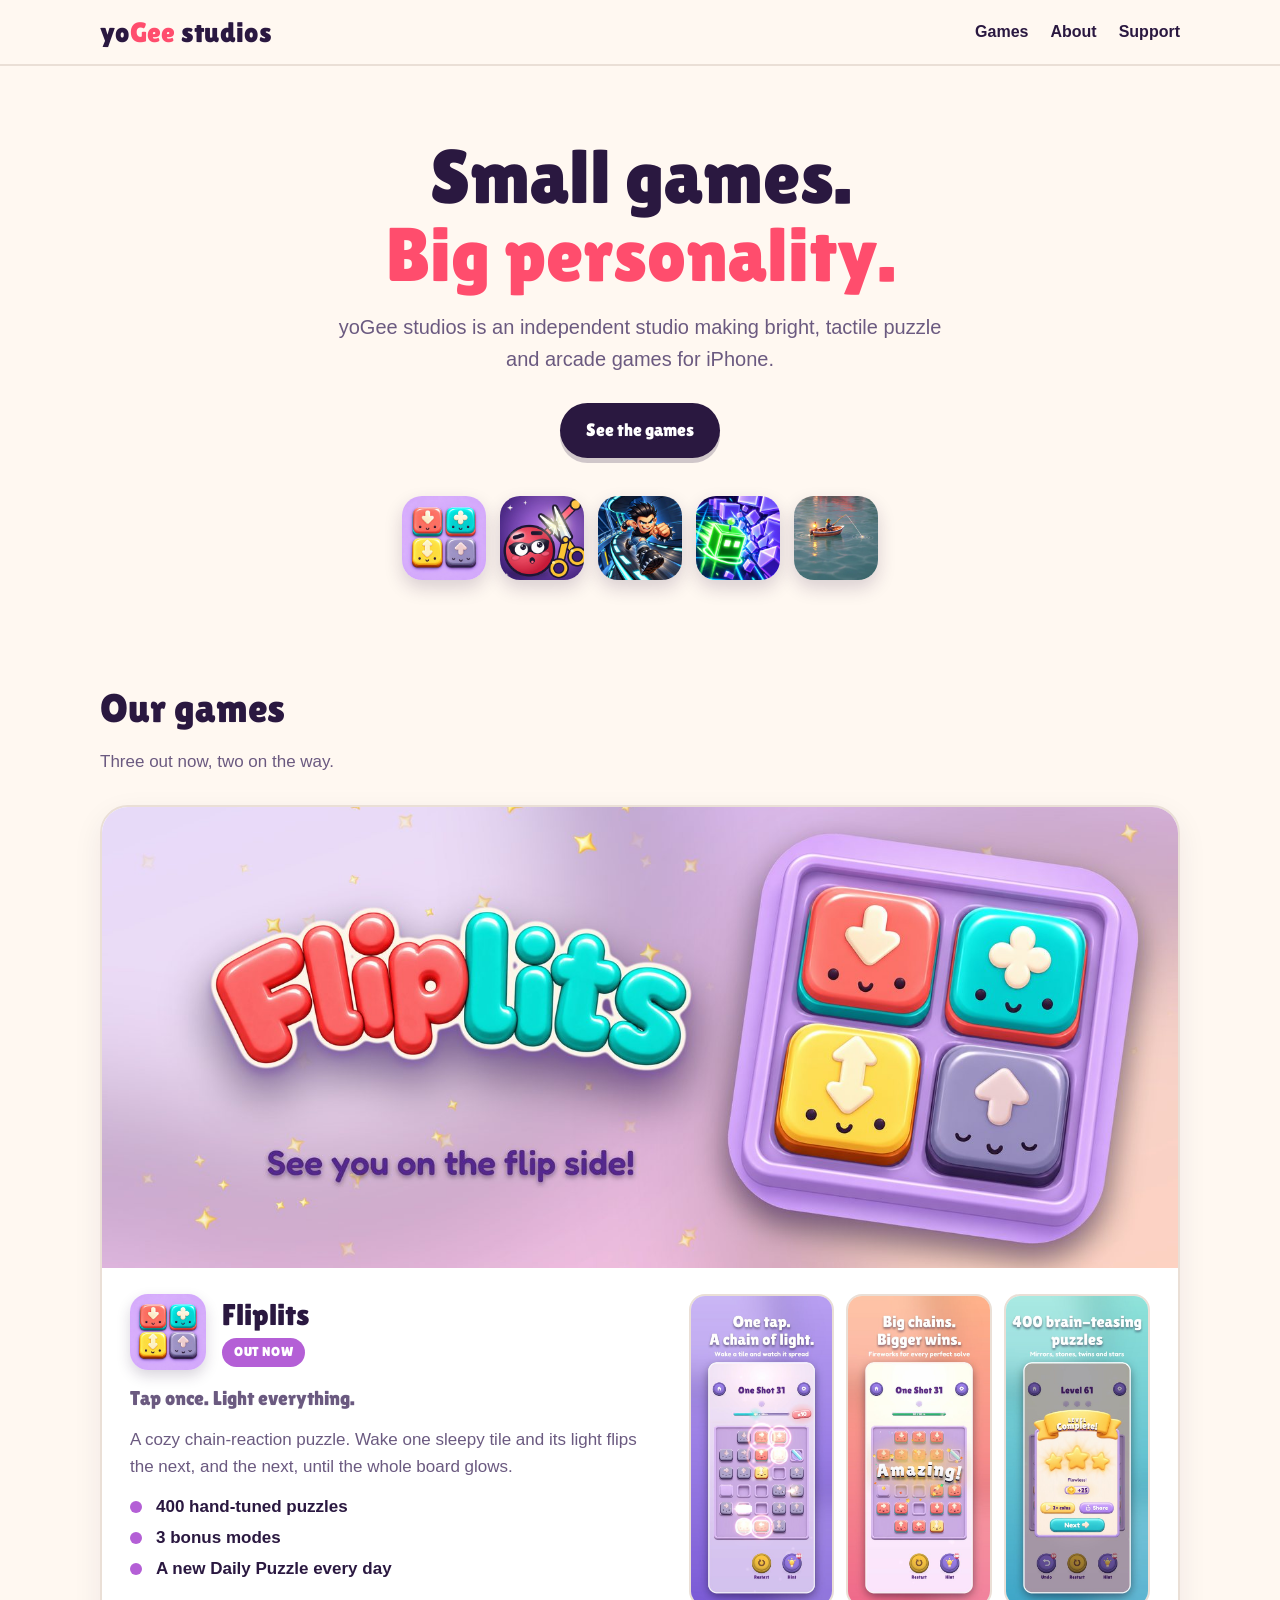
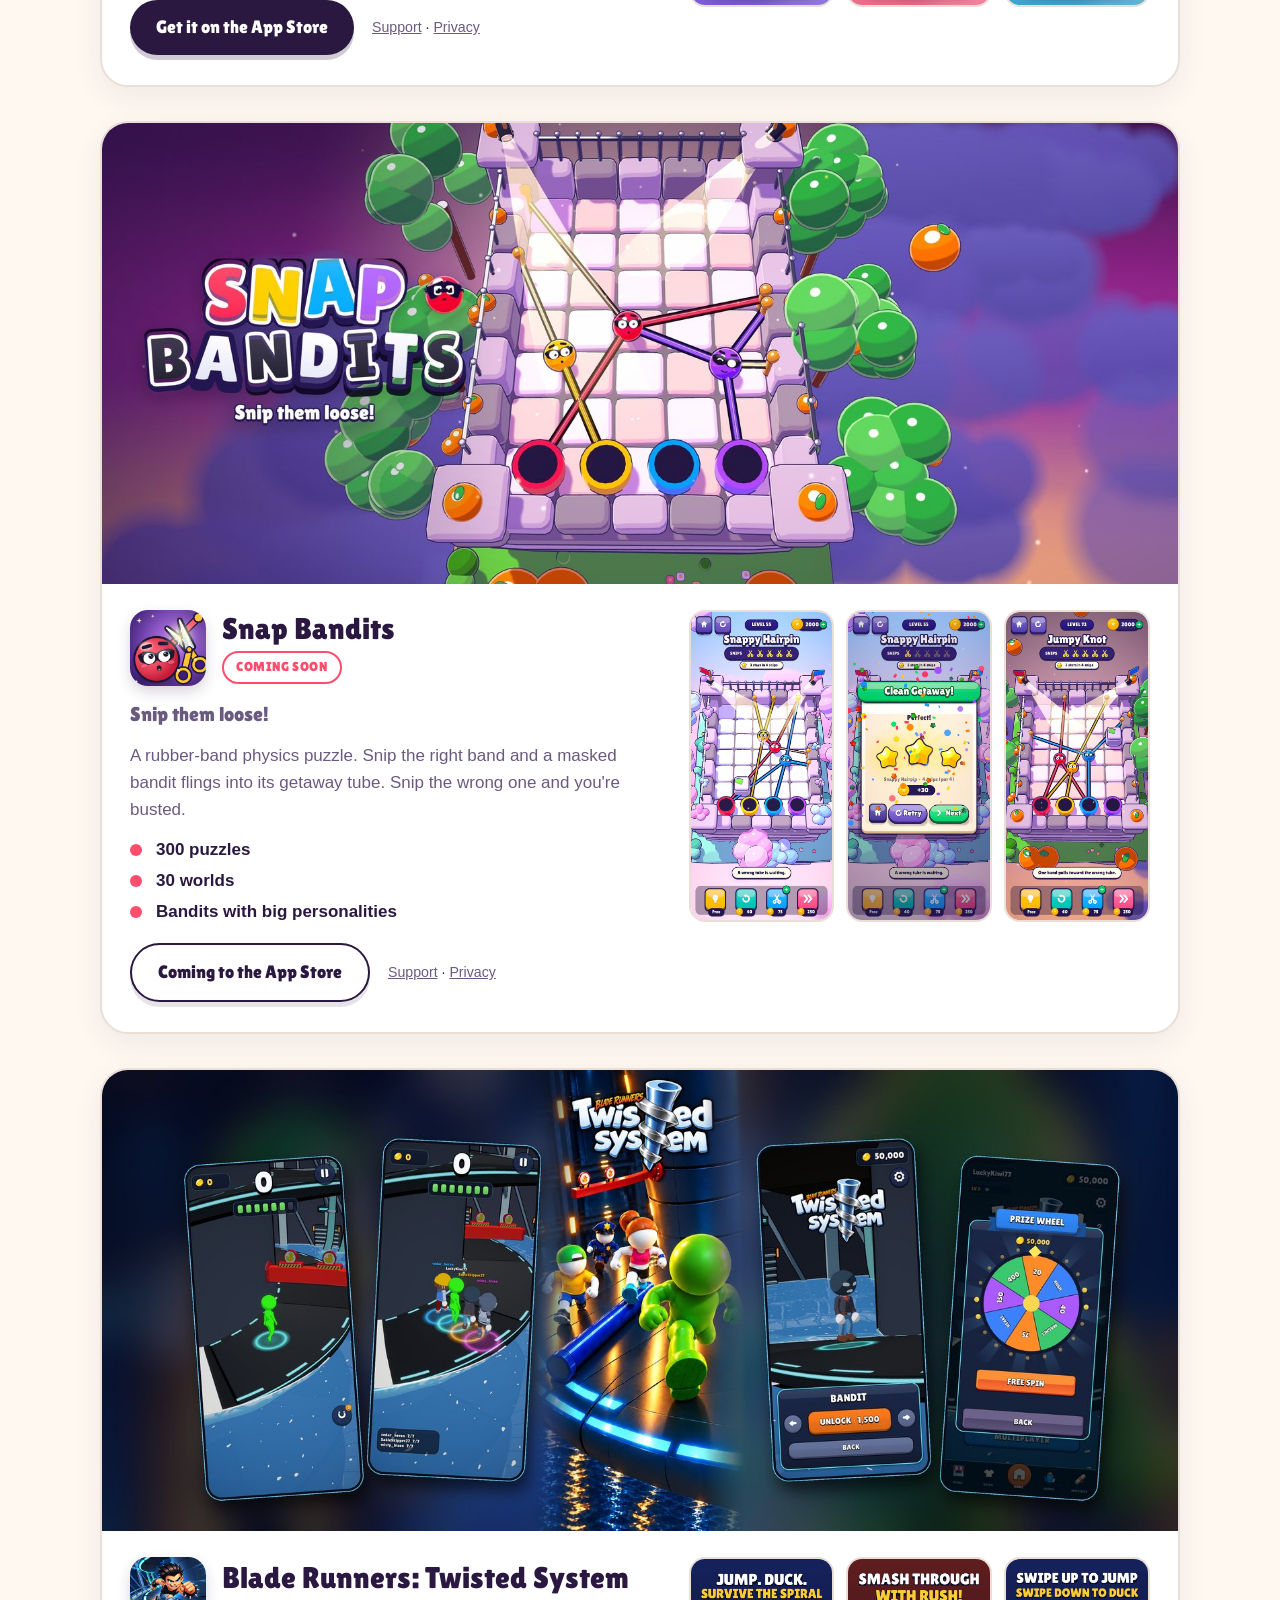
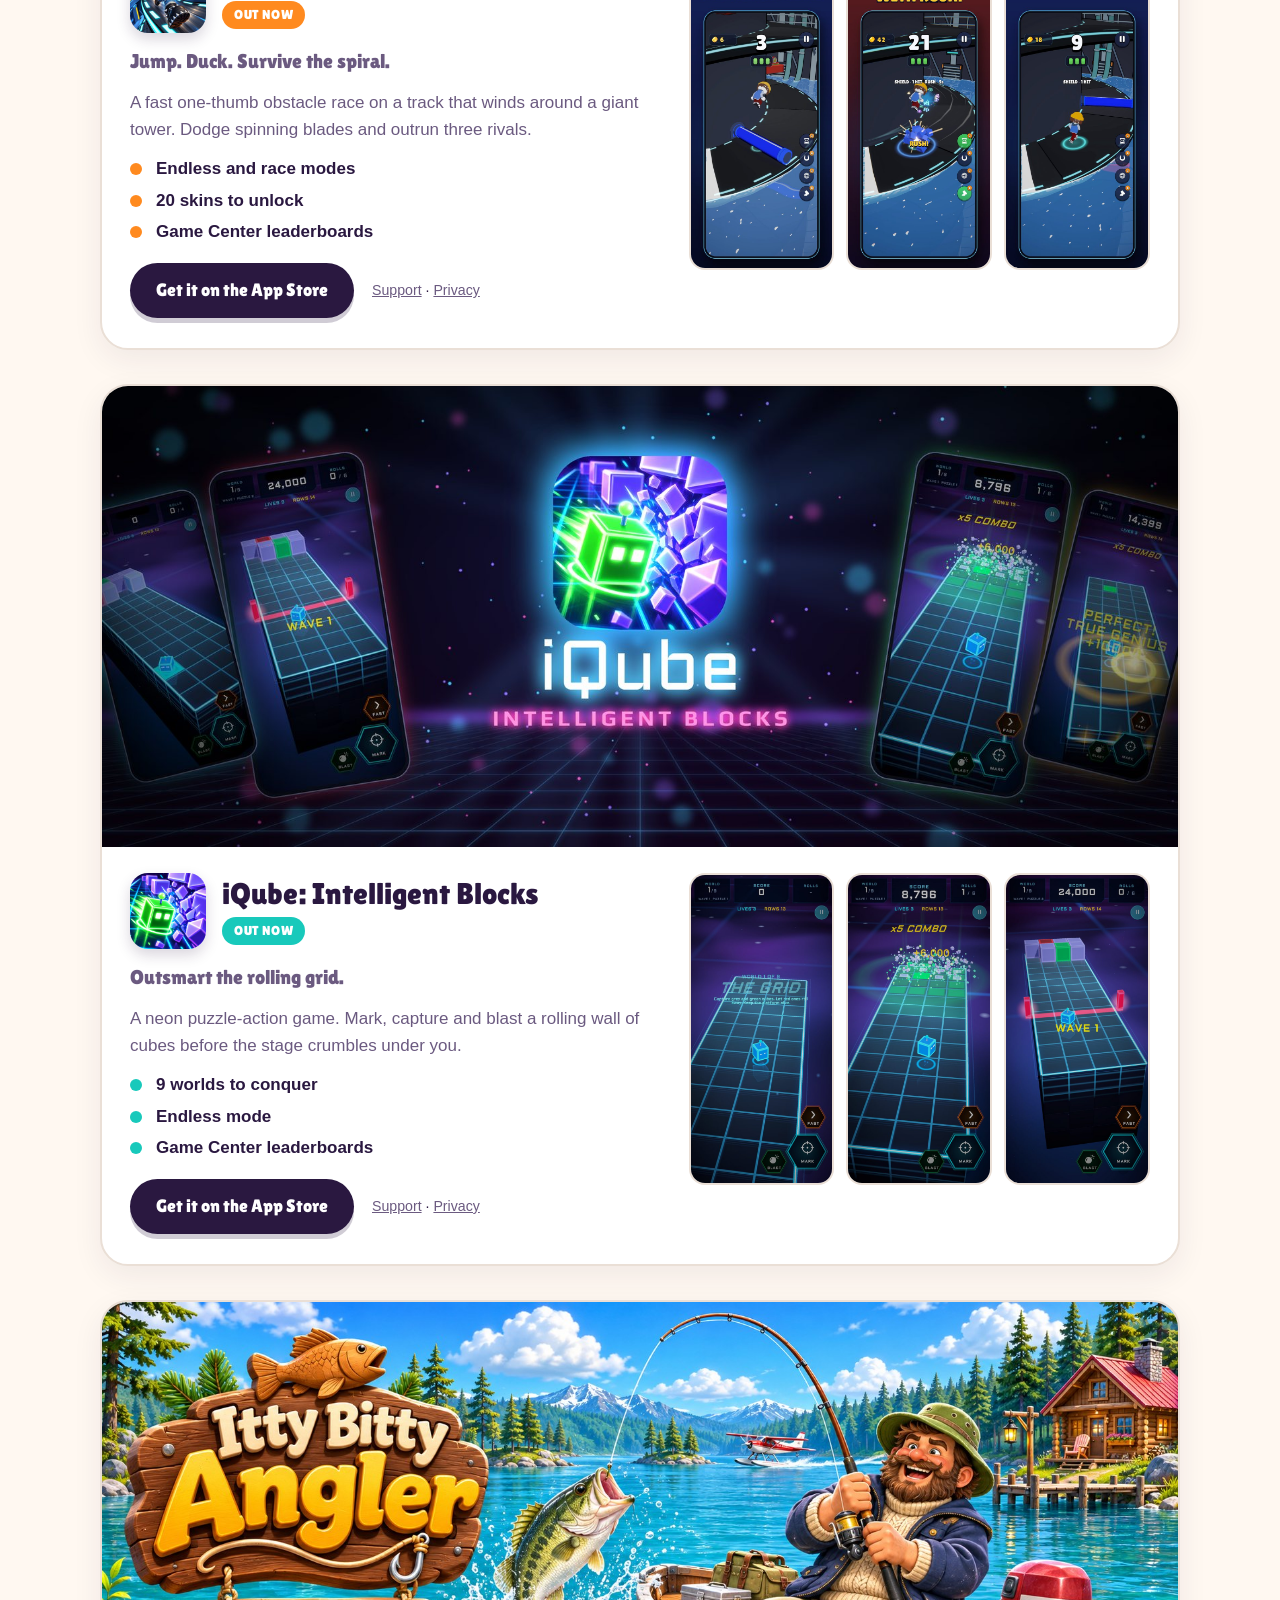
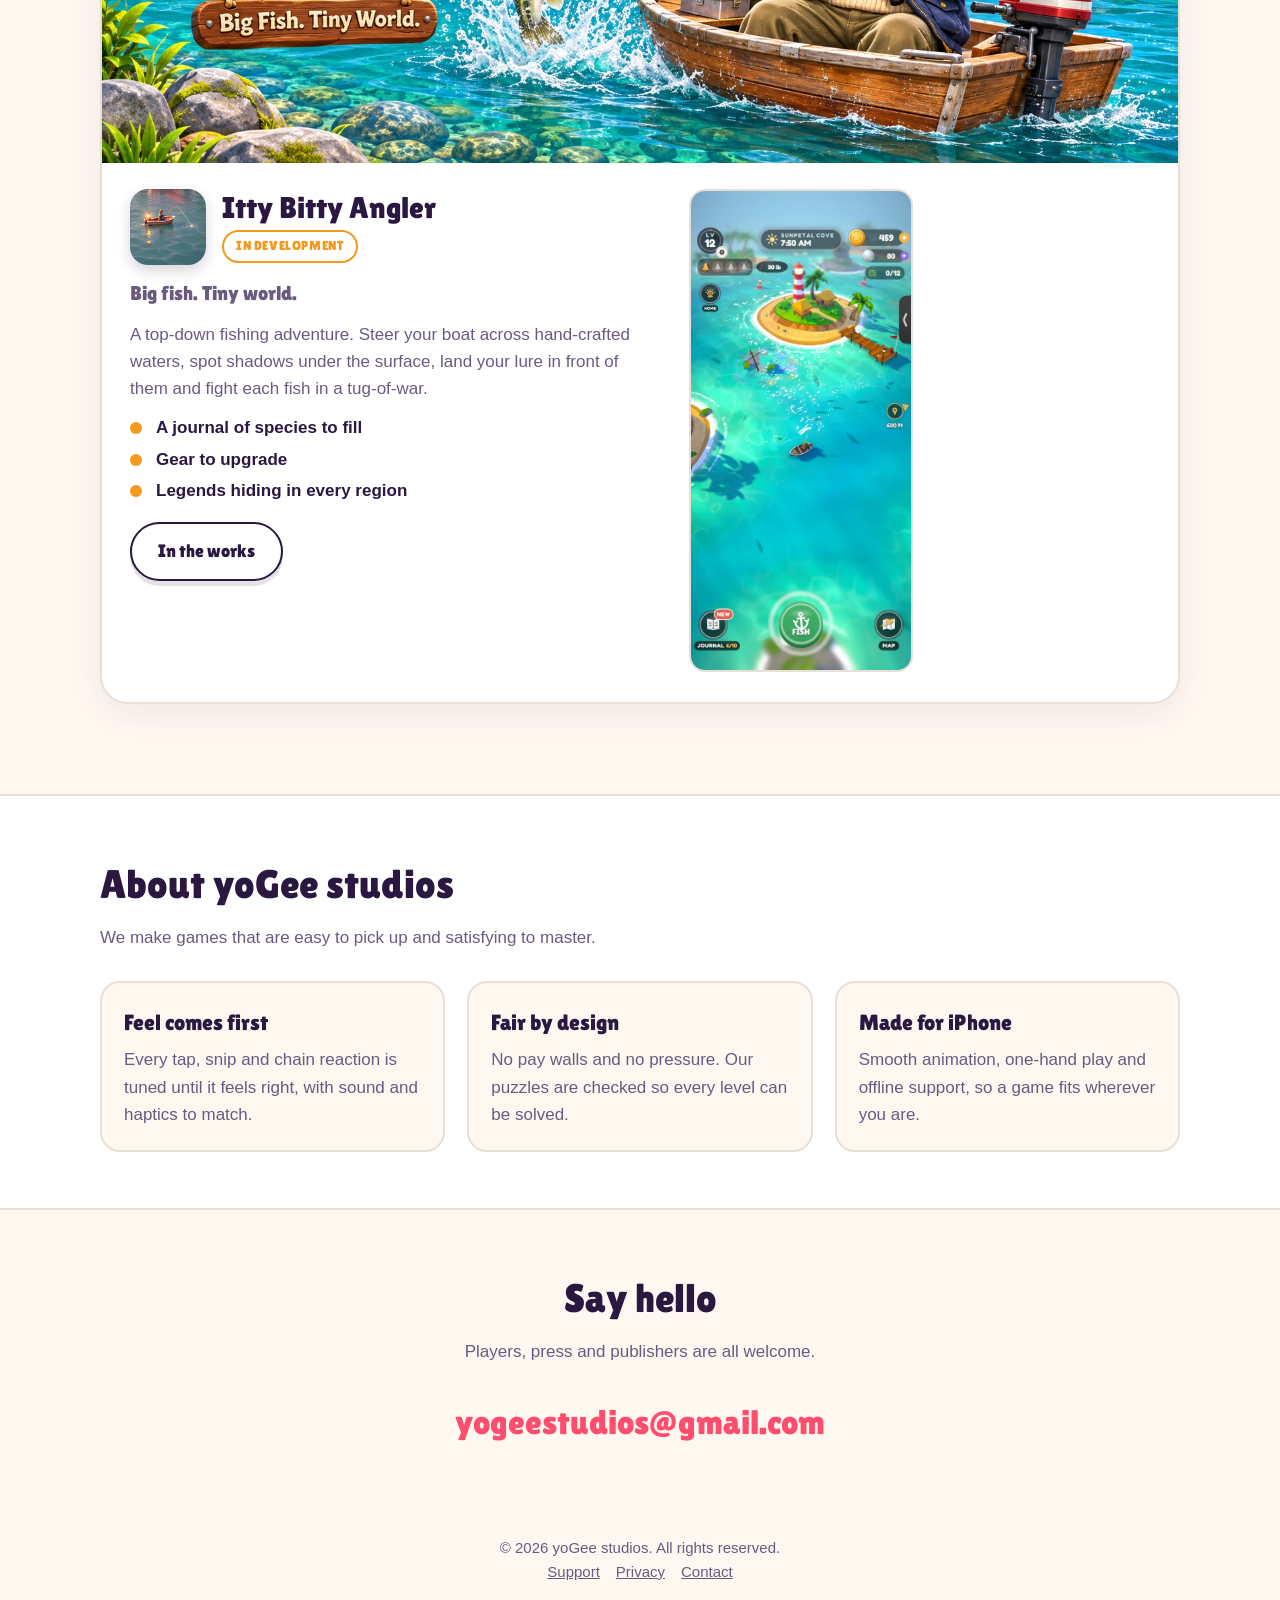
<file: index.html>
<!doctype html>
<html lang="en">
<head>
<meta charset="utf-8">
<meta name="viewport" content="width=device-width, initial-scale=1">
<title>yoGee studios | Puzzle and arcade games for iPhone</title>
<meta name="description" content="yoGee studios makes bright, tactile puzzle and arcade games for iPhone.">
<link rel="stylesheet" href="style.css">
</head>
<body>
<header class="nav"><div class="wrap">
  <a class="logo" href="index.html">yo<b>Gee</b> studios</a>
  <nav><a href="index.html#games">Games</a><a href="index.html#about">About</a><a href="support.html">Support</a></nav>
</div></header>

<main>
<section class="hero"><div class="wrap">
  <h1>Small games.<br><span>Big personality.</span></h1>
  <p>yoGee studios is an independent studio making bright, tactile puzzle and arcade games for iPhone.</p>
  <a class="btn" href="#games">See the games</a>
  <div class="icons"><a href="#fliplits"><img src="img/fliplits-icon.jpg?v=078e9677" alt="Fliplits"></a><a href="#snap-bandits"><img src="img/snap-bandits-icon.jpg?v=d61dc870" alt="Snap Bandits"></a><a href="#twisted-system"><img src="img/twisted-system-icon.jpg?v=52114c23" alt="Blade Runners: Twisted System"></a><a href="#iqube"><img src="img/iqube-icon.jpg?v=5146d0c0" alt="iQube: Intelligent Blocks"></a><a href="#itty-bitty-angler"><img src="img/itty-bitty-angler-icon.jpg?v=93e7b06d" alt="Itty Bitty Angler"></a></div>
</div></section>

<section id="games"><div class="wrap">
  <h2>Our games</h2>
  <p class="lead">Three out now, two on the way.</p>
  
<article class="game" id="fliplits" style="--accent: #b45fd6">
  <img class="banner" src="img/fliplits-header.jpg?v=4377fbbd" alt="Fliplits key art" loading="lazy">
  <div class="body">
    <div>
      <div class="title"><img src="img/fliplits-icon.jpg?v=078e9677" alt="Fliplits app icon"><div><h3>Fliplits</h3><span class="badge">Out now</span></div></div>
      <p class="tag">Tap once. Light everything.</p>
      <p>A cozy chain-reaction puzzle. Wake one sleepy tile and its light flips the next, and the next, until the whole board glows.</p>
      <ul class="facts"><li>400 hand-tuned puzzles</li><li>3 bonus modes</li><li>A new Daily Puzzle every day</li></ul>
      <div class="links"><a class="btn" href="https://apps.apple.com/app/id6825532299">Get it on the App Store</a><small><a href="support.html#fliplits">Support</a> &middot; <a href="privacy/fliplits.html">Privacy</a></small></div>
    </div>
    <div class="shots" style="grid-template-columns: repeat(3, 1fr)"><img src="img/fliplits-shot1.jpg?v=a0acb283" alt="Fliplits screenshot 1" loading="lazy"><img src="img/fliplits-shot2.jpg?v=1e55a7df" alt="Fliplits screenshot 2" loading="lazy"><img src="img/fliplits-shot3.jpg?v=e428de32" alt="Fliplits screenshot 3" loading="lazy"></div>
  </div>
</article>
<article class="game" id="snap-bandits" style="--accent: #ff4d6d">
  <img class="banner" src="img/snap-bandits-header.jpg?v=6cf69f48" alt="Snap Bandits key art" loading="lazy">
  <div class="body">
    <div>
      <div class="title"><img src="img/snap-bandits-icon.jpg?v=d61dc870" alt="Snap Bandits app icon"><div><h3>Snap Bandits</h3><span class="badge soon">Coming soon</span></div></div>
      <p class="tag">Snip them loose!</p>
      <p>A rubber-band physics puzzle. Snip the right band and a masked bandit flings into its getaway tube. Snip the wrong one and you&#x27;re busted.</p>
      <ul class="facts"><li>300 puzzles</li><li>30 worlds</li><li>Bandits with big personalities</li></ul>
      <div class="links"><span class="btn alt" aria-disabled="true">Coming to the App Store</span><small><a href="support.html#snap-bandits">Support</a> &middot; <a href="privacy/snap-bandits.html">Privacy</a></small></div>
    </div>
    <div class="shots" style="grid-template-columns: repeat(3, 1fr)"><img src="img/snap-bandits-shot1.jpg?v=d427005c" alt="Snap Bandits screenshot 1" loading="lazy"><img src="img/snap-bandits-shot2.jpg?v=da83fa7f" alt="Snap Bandits screenshot 2" loading="lazy"><img src="img/snap-bandits-shot3.jpg?v=8b5c8397" alt="Snap Bandits screenshot 3" loading="lazy"></div>
  </div>
</article>
<article class="game" id="twisted-system" style="--accent: #ff8a1f">
  <img class="banner" src="img/twisted-system-header.jpg?v=f0e2a151" alt="Blade Runners: Twisted System key art" loading="lazy">
  <div class="body">
    <div>
      <div class="title"><img src="img/twisted-system-icon.jpg?v=52114c23" alt="Blade Runners: Twisted System app icon"><div><h3>Blade Runners: Twisted System</h3><span class="badge">Out now</span></div></div>
      <p class="tag">Jump. Duck. Survive the spiral.</p>
      <p>A fast one-thumb obstacle race on a track that winds around a giant tower. Dodge spinning blades and outrun three rivals.</p>
      <ul class="facts"><li>Endless and race modes</li><li>20 skins to unlock</li><li>Game Center leaderboards</li></ul>
      <div class="links"><a class="btn" href="https://apps.apple.com/app/id6808706055">Get it on the App Store</a><small><a href="support.html#twisted-system">Support</a> &middot; <a href="privacy/twisted-system.html">Privacy</a></small></div>
    </div>
    <div class="shots" style="grid-template-columns: repeat(3, 1fr)"><img src="img/twisted-system-shot1.jpg?v=791a6513" alt="Blade Runners: Twisted System screenshot 1" loading="lazy"><img src="img/twisted-system-shot2.jpg?v=f576d649" alt="Blade Runners: Twisted System screenshot 2" loading="lazy"><img src="img/twisted-system-shot3.jpg?v=93601900" alt="Blade Runners: Twisted System screenshot 3" loading="lazy"></div>
  </div>
</article>
<article class="game" id="iqube" style="--accent: #18c9bb">
  <img class="banner" src="img/iqube-header.jpg?v=7242c67a" alt="iQube: Intelligent Blocks key art" loading="lazy">
  <div class="body">
    <div>
      <div class="title"><img src="img/iqube-icon.jpg?v=5146d0c0" alt="iQube: Intelligent Blocks app icon"><div><h3>iQube: Intelligent Blocks</h3><span class="badge">Out now</span></div></div>
      <p class="tag">Outsmart the rolling grid.</p>
      <p>A neon puzzle-action game. Mark, capture and blast a rolling wall of cubes before the stage crumbles under you.</p>
      <ul class="facts"><li>9 worlds to conquer</li><li>Endless mode</li><li>Game Center leaderboards</li></ul>
      <div class="links"><a class="btn" href="https://apps.apple.com/app/id6815485986">Get it on the App Store</a><small><a href="support.html#iqube">Support</a> &middot; <a href="privacy/iqube.html">Privacy</a></small></div>
    </div>
    <div class="shots" style="grid-template-columns: repeat(3, 1fr)"><img src="img/iqube-shot1.jpg?v=58579779" alt="iQube: Intelligent Blocks screenshot 1" loading="lazy"><img src="img/iqube-shot2.jpg?v=1c436076" alt="iQube: Intelligent Blocks screenshot 2" loading="lazy"><img src="img/iqube-shot3.jpg?v=fdd52c92" alt="iQube: Intelligent Blocks screenshot 3" loading="lazy"></div>
  </div>
</article>
<article class="game" id="itty-bitty-angler" style="--accent: #f39a1e">
  <img class="banner" src="img/itty-bitty-angler-header.jpg?v=7f841291" alt="Itty Bitty Angler key art" loading="lazy">
  <div class="body">
    <div>
      <div class="title"><img src="img/itty-bitty-angler-icon.jpg?v=93e7b06d" alt="Itty Bitty Angler app icon"><div><h3>Itty Bitty Angler</h3><span class="badge soon">In development</span></div></div>
      <p class="tag">Big fish. Tiny world.</p>
      <p>A top-down fishing adventure. Steer your boat across hand-crafted waters, spot shadows under the surface, land your lure in front of them and fight each fish in a tug-of-war.</p>
      <ul class="facts"><li>A journal of species to fill</li><li>Gear to upgrade</li><li>Legends hiding in every region</li></ul>
      <div class="links"><span class="btn alt" aria-disabled="true">In the works</span></div>
    </div>
    <div class="shots" style="grid-template-columns: repeat(2, 1fr)"><img src="img/itty-bitty-angler-shot1.jpg?v=9d649910" alt="Itty Bitty Angler screenshot 1" loading="lazy"></div>
  </div>
</article>
</div></section>

<section class="about" id="about"><div class="wrap">
  <h2>About yoGee studios</h2>
  <p class="lead">We make games that are easy to pick up and satisfying to master.</p>
  <div class="cols">
    <div><h3>Feel comes first</h3><p>Every tap, snip and chain reaction is tuned until it feels right, with sound and haptics to match.</p></div>
    <div><h3>Fair by design</h3><p>No pay walls and no pressure. Our puzzles are checked so every level can be solved.</p></div>
    <div><h3>Made for iPhone</h3><p>Smooth animation, one-hand play and offline support, so a game fits wherever you are.</p></div>
  </div>
</div></section>

<section class="contact" id="contact"><div class="wrap">
  <h2>Say hello</h2>
  <p class="lead">Players, press and publishers are all welcome.</p>
  <a class="mail" href="mailto:yogeestudios@gmail.com">yogeestudios@gmail.com</a>
</div></section>
</main>
<footer><div class="wrap">
  &copy; 2026 yoGee studios. All rights reserved.<br>
  <a href="support.html">Support</a><a href="privacy/index.html">Privacy</a><a href="mailto:yogeestudios@gmail.com">Contact</a>
</div></footer>
</body>
</html>
</file>
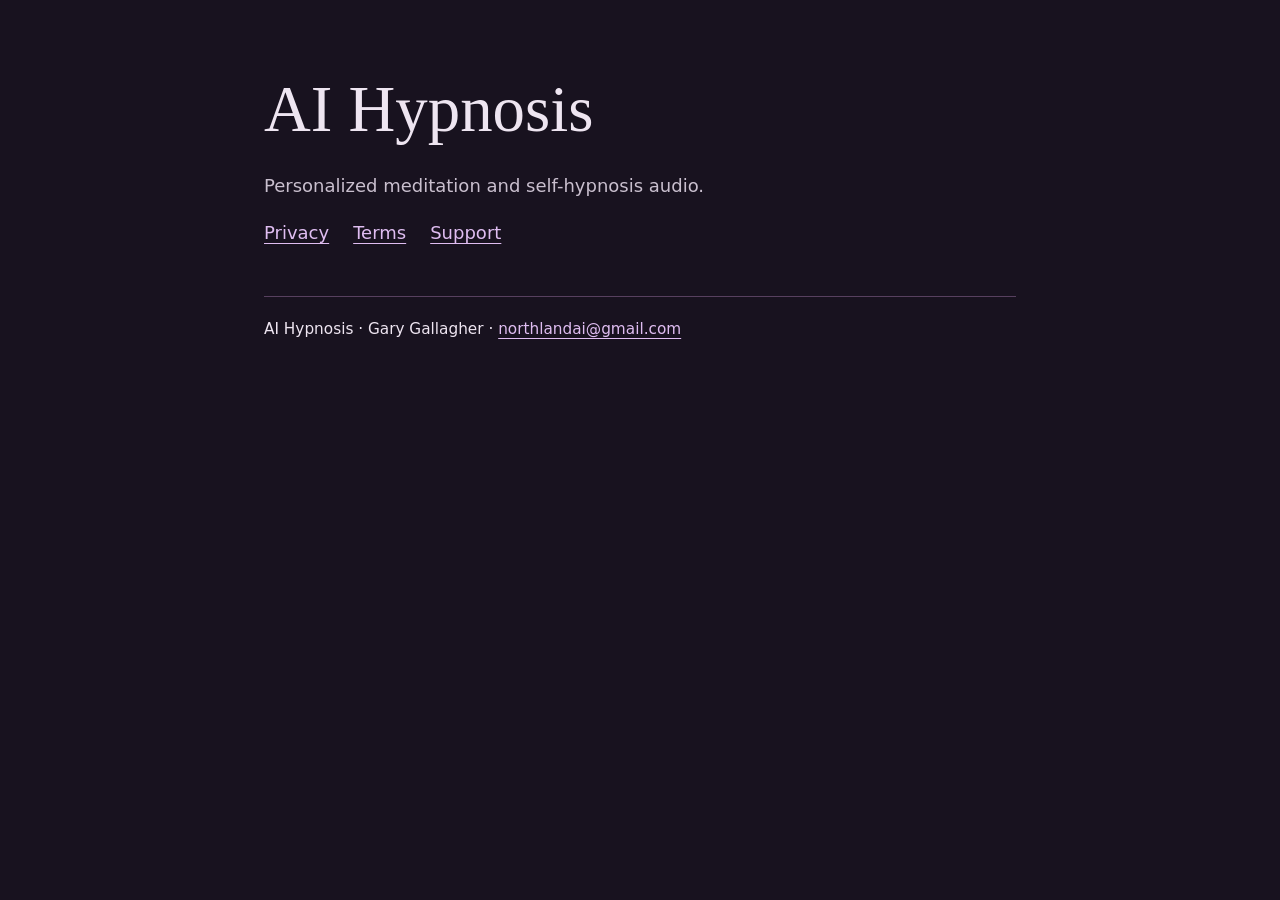
<file: ai-hypnosis/index.html>
<!doctype html><html lang="en"><head><meta charset="utf-8"><meta name="viewport" content="width=device-width, initial-scale=1"><title>AI Hypnosis</title><link rel="stylesheet" href="styles.css"></head><body><main><h1>AI Hypnosis</h1><p>Personalized meditation and self-hypnosis audio.</p><nav aria-label="Legal and support"><a href="privacy.html">Privacy</a><a href="terms.html">Terms</a><a href="support.html">Support</a></nav><footer>AI Hypnosis · Gary Gallagher · <a href="mailto:northlandai@gmail.com">northlandai@gmail.com</a></footer></main></body></html>
</file>
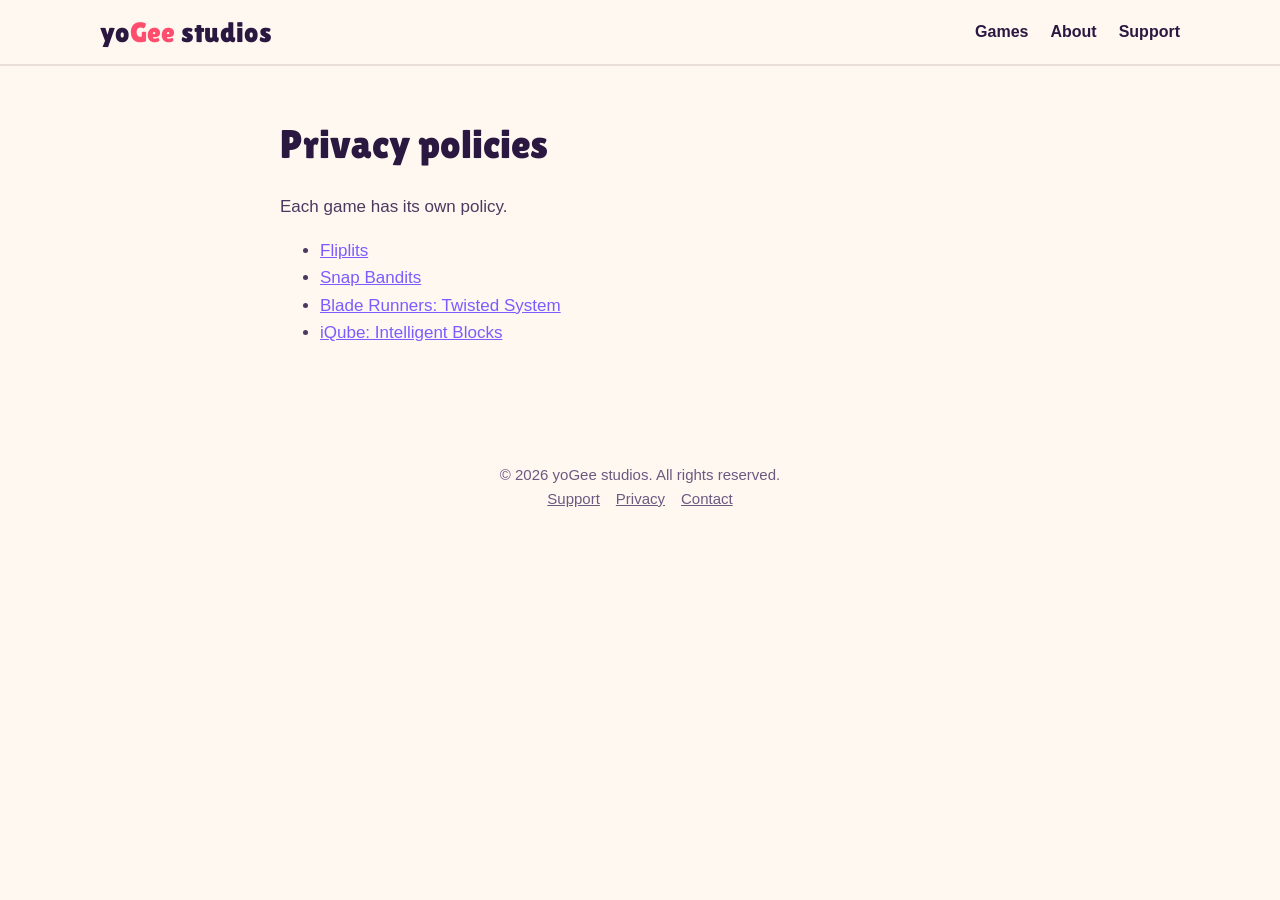
<file: privacy/index.html>
<!doctype html>
<html lang="en">
<head>
<meta charset="utf-8">
<meta name="viewport" content="width=device-width, initial-scale=1">
<title>Privacy | yoGee studios</title>
<meta name="description" content="yoGee studios makes bright, tactile puzzle and arcade games for iPhone.">
<link rel="stylesheet" href="../style.css">
</head>
<body>
<header class="nav"><div class="wrap">
  <a class="logo" href="../index.html">yo<b>Gee</b> studios</a>
  <nav><a href="../index.html#games">Games</a><a href="../index.html#about">About</a><a href="../support.html">Support</a></nav>
</div></header>
<main class="doc"><h1>Privacy policies</h1><p>Each game has its own policy.</p><ul><li><a href="fliplits.html">Fliplits</a></li><li><a href="snap-bandits.html">Snap Bandits</a></li><li><a href="twisted-system.html">Blade Runners: Twisted System</a></li><li><a href="iqube.html">iQube: Intelligent Blocks</a></li></ul></main>
<footer><div class="wrap">
  &copy; 2026 yoGee studios. All rights reserved.<br>
  <a href="../support.html">Support</a><a href="../privacy/index.html">Privacy</a><a href="mailto:yogeestudios@gmail.com">Contact</a>
</div></footer>
</body>
</html>
</file>
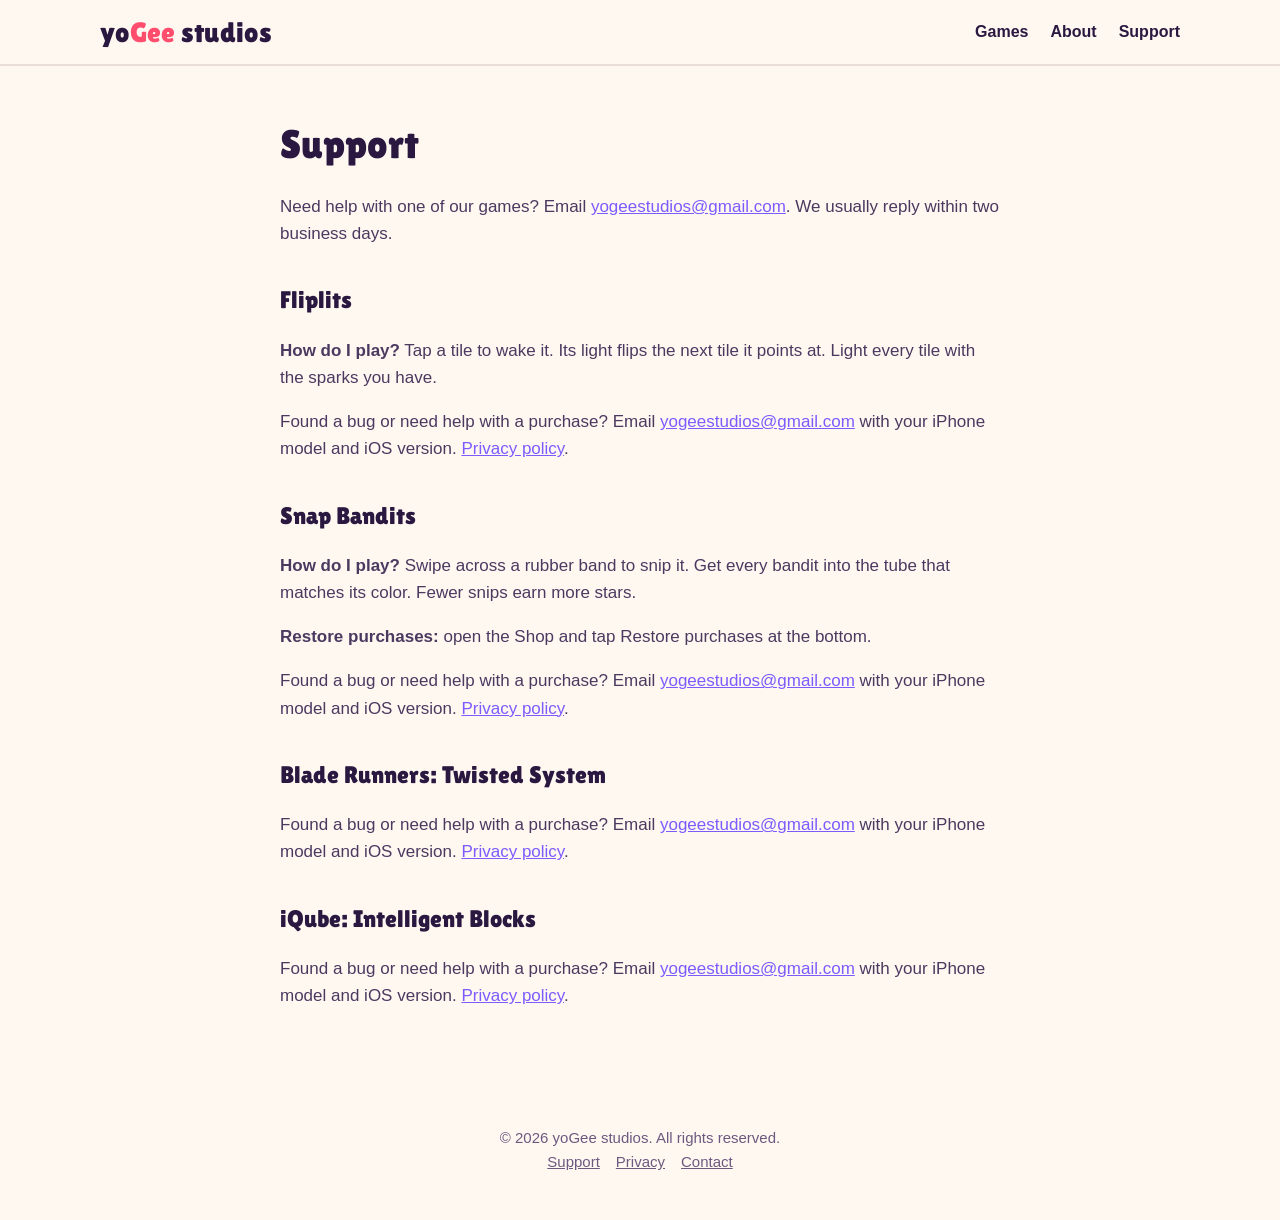
<file: support.html>
<!doctype html>
<html lang="en">
<head>
<meta charset="utf-8">
<meta name="viewport" content="width=device-width, initial-scale=1">
<title>Support | yoGee studios</title>
<meta name="description" content="yoGee studios makes bright, tactile puzzle and arcade games for iPhone.">
<link rel="stylesheet" href="style.css">
</head>
<body>
<header class="nav"><div class="wrap">
  <a class="logo" href="index.html">yo<b>Gee</b> studios</a>
  <nav><a href="index.html#games">Games</a><a href="index.html#about">About</a><a href="support.html">Support</a></nav>
</div></header>
<main class="doc"><h1>Support</h1><p>Need help with one of our games? Email <a href="mailto:yogeestudios@gmail.com">yogeestudios@gmail.com</a>. We usually reply within two business days.</p><h2 id="fliplits">Fliplits</h2><p><strong>How do I play?</strong> Tap a tile to wake it. Its light flips the next tile it points at. Light every tile with the sparks you have.</p><p>Found a bug or need help with a purchase? Email <a href="mailto:yogeestudios@gmail.com?subject=Fliplits%20support">yogeestudios@gmail.com</a> with your iPhone model and iOS version. <a href="privacy/fliplits.html">Privacy policy</a>.</p><h2 id="snap-bandits">Snap Bandits</h2><p><strong>How do I play?</strong> Swipe across a rubber band to snip it. Get every bandit into the tube that matches its color. Fewer snips earn more stars.</p><p><strong>Restore purchases:</strong> open the Shop and tap Restore purchases at the bottom.</p><p>Found a bug or need help with a purchase? Email <a href="mailto:yogeestudios@gmail.com?subject=Snap Bandits%20support">yogeestudios@gmail.com</a> with your iPhone model and iOS version. <a href="privacy/snap-bandits.html">Privacy policy</a>.</p><h2 id="twisted-system">Blade Runners: Twisted System</h2><p>Found a bug or need help with a purchase? Email <a href="mailto:yogeestudios@gmail.com?subject=Blade Runners: Twisted System%20support">yogeestudios@gmail.com</a> with your iPhone model and iOS version. <a href="privacy/twisted-system.html">Privacy policy</a>.</p><h2 id="iqube">iQube: Intelligent Blocks</h2><p>Found a bug or need help with a purchase? Email <a href="mailto:yogeestudios@gmail.com?subject=iQube: Intelligent Blocks%20support">yogeestudios@gmail.com</a> with your iPhone model and iOS version. <a href="privacy/iqube.html">Privacy policy</a>.</p></main>
<footer><div class="wrap">
  &copy; 2026 yoGee studios. All rights reserved.<br>
  <a href="support.html">Support</a><a href="privacy/index.html">Privacy</a><a href="mailto:yogeestudios@gmail.com">Contact</a>
</div></footer>
</body>
</html>
</file>
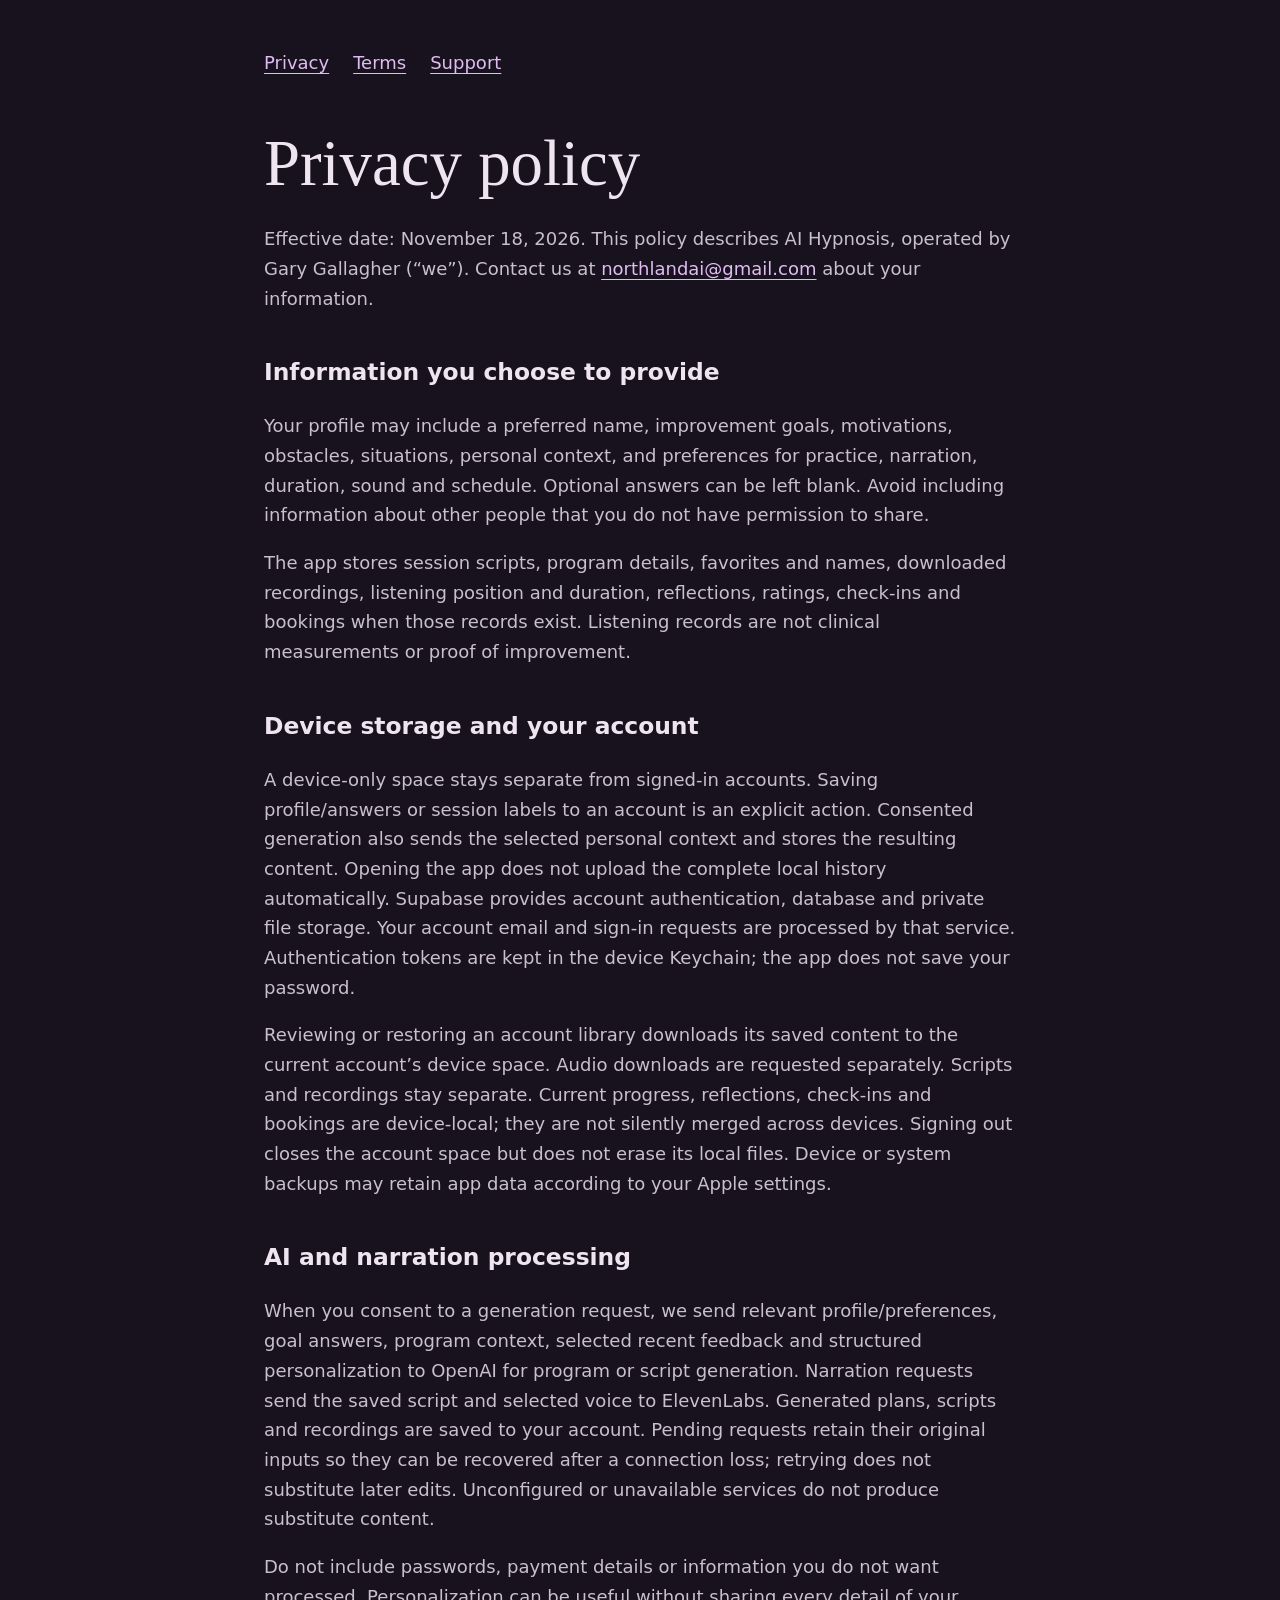
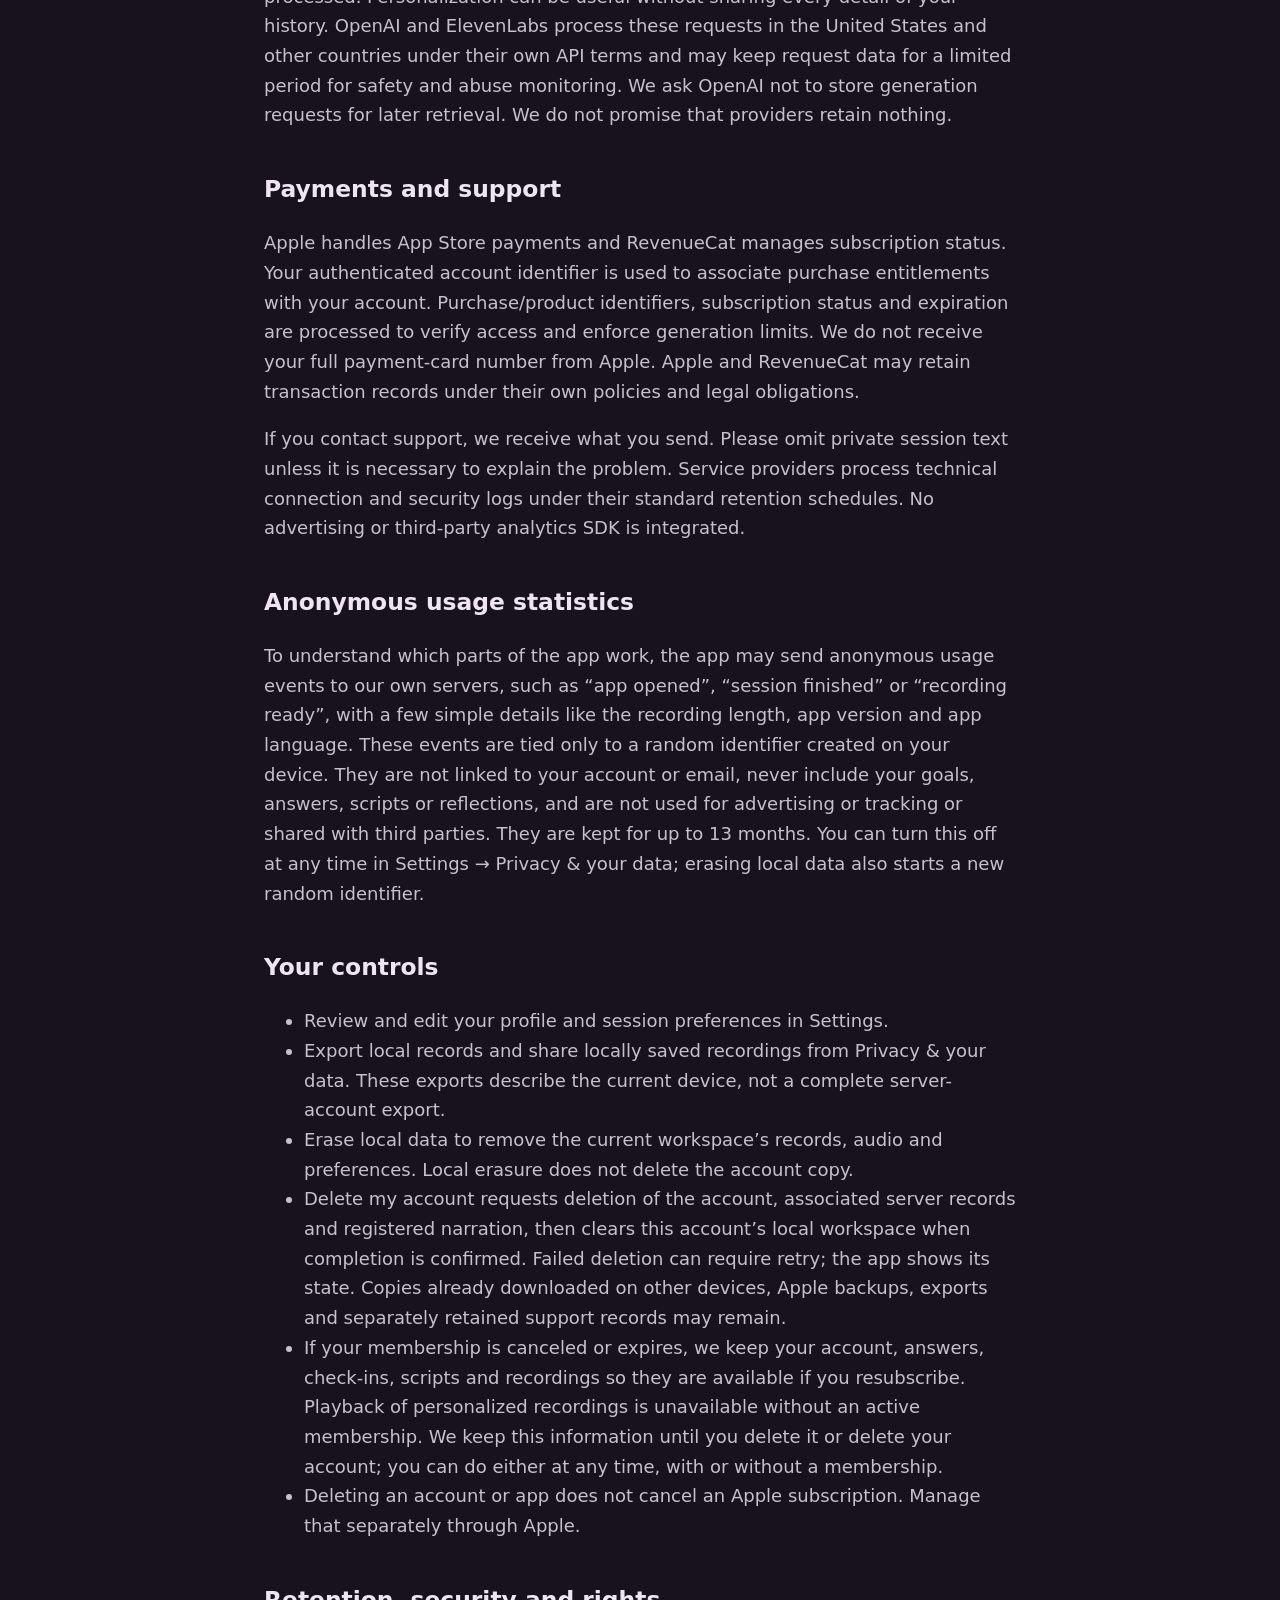
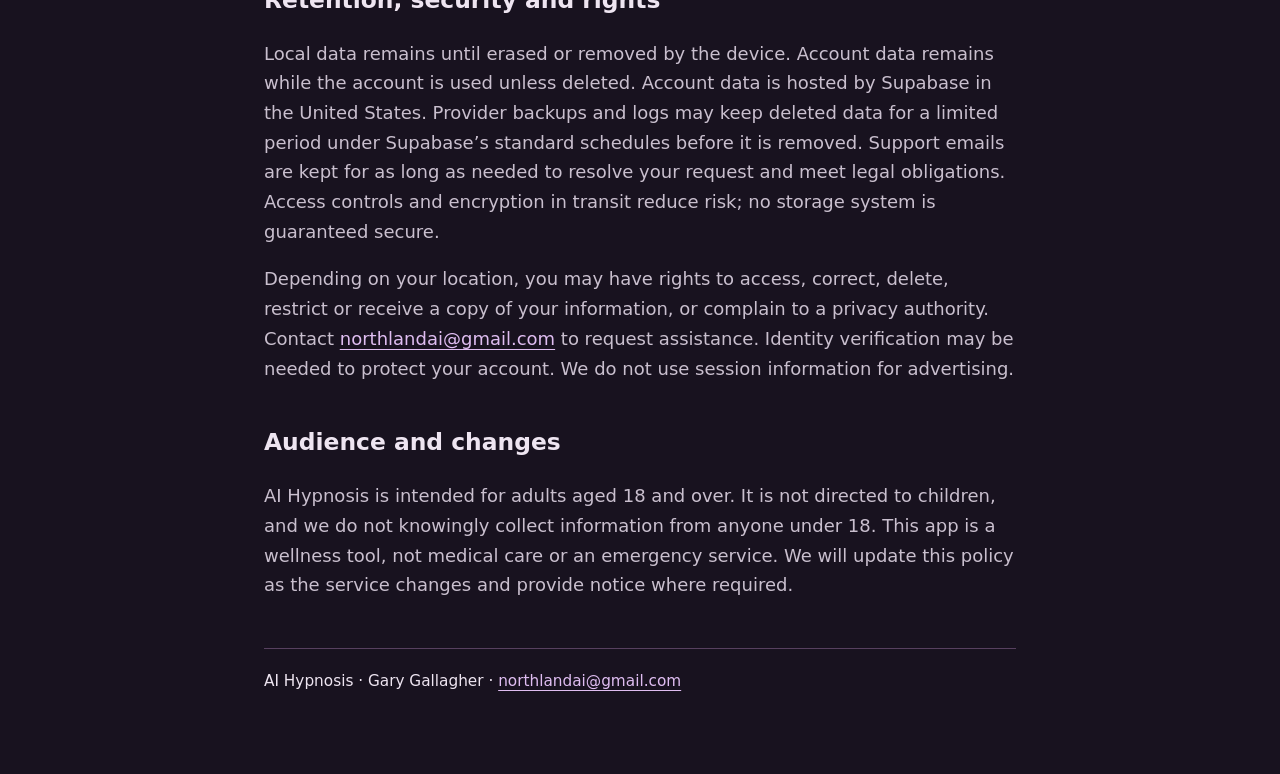
<file: ai-hypnosis/privacy.html>
<!doctype html>
<html lang="en"><head><meta charset="utf-8"><meta name="viewport" content="width=device-width, initial-scale=1"><title>Privacy policy — AI Hypnosis</title><link rel="stylesheet" href="styles.css"></head>
<body><main><nav aria-label="Legal and support"><a href="privacy.html">Privacy</a><a href="terms.html">Terms</a><a href="support.html">Support</a></nav><h1>Privacy policy</h1>
<p>Effective date: November 18, 2026. This policy describes AI Hypnosis, operated by Gary Gallagher (“we”). Contact us at <a href="mailto:northlandai@gmail.com">northlandai@gmail.com</a> about your information.</p>
<h2>Information you choose to provide</h2>
<p>Your profile may include a preferred name, improvement goals, motivations, obstacles, situations, personal context, and preferences for practice, narration, duration, sound and schedule. Optional answers can be left blank. Avoid including information about other people that you do not have permission to share.</p>
<p>The app stores session scripts, program details, favorites and names, downloaded recordings, listening position and duration, reflections, ratings, check-ins and bookings when those records exist. Listening records are not clinical measurements or proof of improvement.</p>
<h2>Device storage and your account</h2>
<p>A device-only space stays separate from signed-in accounts. Saving profile/answers or session labels to an account is an explicit action. Consented generation also sends the selected personal context and stores the resulting content. Opening the app does not upload the complete local history automatically. Supabase provides account authentication, database and private file storage. Your account email and sign-in requests are processed by that service. Authentication tokens are kept in the device Keychain; the app does not save your password.</p>
<p>Reviewing or restoring an account library downloads its saved content to the current account’s device space. Audio downloads are requested separately. Scripts and recordings stay separate. Current progress, reflections, check-ins and bookings are device-local; they are not silently merged across devices. Signing out closes the account space but does not erase its local files. Device or system backups may retain app data according to your Apple settings.</p>
<h2>AI and narration processing</h2>
<p>When you consent to a generation request, we send relevant profile/preferences, goal answers, program context, selected recent feedback and structured personalization to OpenAI for program or script generation. Narration requests send the saved script and selected voice to ElevenLabs. Generated plans, scripts and recordings are saved to your account. Pending requests retain their original inputs so they can be recovered after a connection loss; retrying does not substitute later edits. Unconfigured or unavailable services do not produce substitute content.</p>
<p>Do not include passwords, payment details or information you do not want processed. Personalization can be useful without sharing every detail of your history. OpenAI and ElevenLabs process these requests in the United States and other countries under their own API terms and may keep request data for a limited period for safety and abuse monitoring. We ask OpenAI not to store generation requests for later retrieval. We do not promise that providers retain nothing.</p>
<h2>Payments and support</h2>
<p>Apple handles App Store payments and RevenueCat manages subscription status. Your authenticated account identifier is used to associate purchase entitlements with your account. Purchase/product identifiers, subscription status and expiration are processed to verify access and enforce generation limits. We do not receive your full payment-card number from Apple. Apple and RevenueCat may retain transaction records under their own policies and legal obligations.</p>
<p>If you contact support, we receive what you send. Please omit private session text unless it is necessary to explain the problem. Service providers process technical connection and security logs under their standard retention schedules. No advertising or third-party analytics SDK is integrated.</p>
<h2>Anonymous usage statistics</h2>
<p>To understand which parts of the app work, the app may send anonymous usage events to our own servers, such as “app opened”, “session finished” or “recording ready”, with a few simple details like the recording length, app version and app language. These events are tied only to a random identifier created on your device. They are not linked to your account or email, never include your goals, answers, scripts or reflections, and are not used for advertising or tracking or shared with third parties. They are kept for up to 13 months. You can turn this off at any time in Settings → Privacy &amp; your data; erasing local data also starts a new random identifier.</p>
<h2>Your controls</h2>
<ul><li>Review and edit your profile and session preferences in Settings.</li><li>Export local records and share locally saved recordings from Privacy &amp; your data. These exports describe the current device, not a complete server-account export.</li><li>Erase local data to remove the current workspace’s records, audio and preferences. Local erasure does not delete the account copy.</li><li>Delete my account requests deletion of the account, associated server records and registered narration, then clears this account’s local workspace when completion is confirmed. Failed deletion can require retry; the app shows its state. Copies already downloaded on other devices, Apple backups, exports and separately retained support records may remain.</li><li>If your membership is canceled or expires, we keep your account, answers, check-ins, scripts and recordings so they are available if you resubscribe. Playback of personalized recordings is unavailable without an active membership. We keep this information until you delete it or delete your account; you can do either at any time, with or without a membership.</li><li>Deleting an account or app does not cancel an Apple subscription. Manage that separately through Apple.</li></ul>
<h2>Retention, security and rights</h2>
<p>Local data remains until erased or removed by the device. Account data remains while the account is used unless deleted. Account data is hosted by Supabase in the United States. Provider backups and logs may keep deleted data for a limited period under Supabase’s standard schedules before it is removed. Support emails are kept for as long as needed to resolve your request and meet legal obligations. Access controls and encryption in transit reduce risk; no storage system is guaranteed secure.</p>
<p>Depending on your location, you may have rights to access, correct, delete, restrict or receive a copy of your information, or complain to a privacy authority. Contact <a href="mailto:northlandai@gmail.com">northlandai@gmail.com</a> to request assistance. Identity verification may be needed to protect your account. We do not use session information for advertising.</p>
<h2>Audience and changes</h2>
<p>AI Hypnosis is intended for adults aged 18 and over. It is not directed to children, and we do not knowingly collect information from anyone under 18. This app is a wellness tool, not medical care or an emergency service. We will update this policy as the service changes and provide notice where required.</p>
<footer>AI Hypnosis · Gary Gallagher · <a href="mailto:northlandai@gmail.com">northlandai@gmail.com</a></footer></main></body></html>
</file>
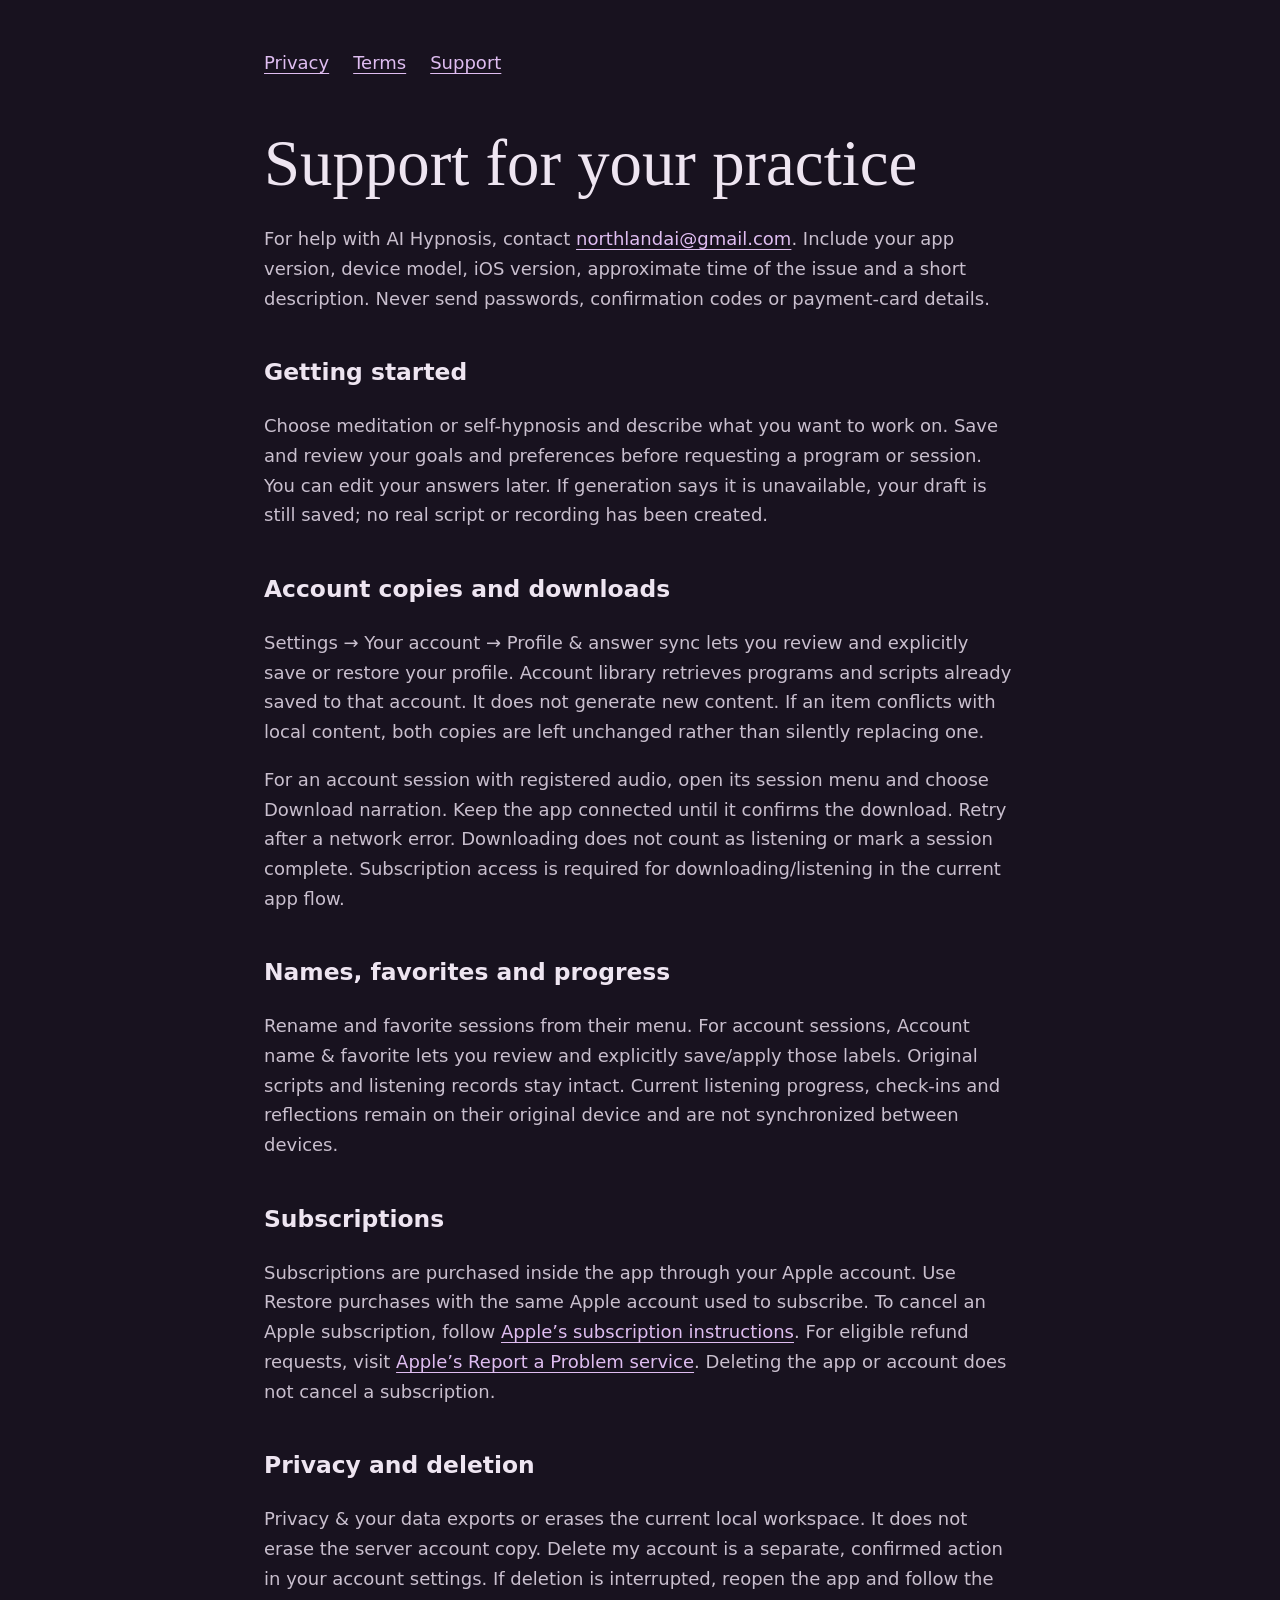
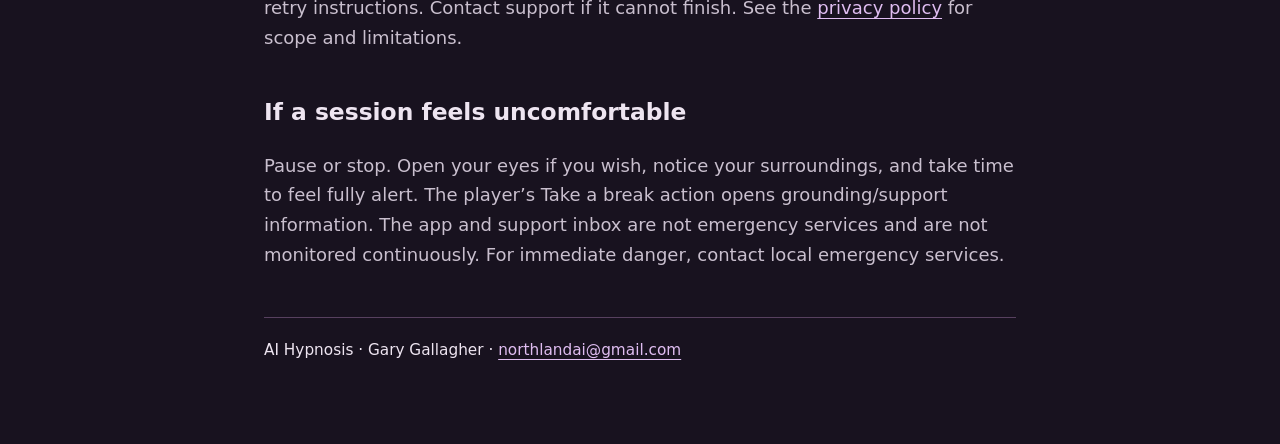
<file: ai-hypnosis/support.html>
<!doctype html>
<html lang="en"><head><meta charset="utf-8"><meta name="viewport" content="width=device-width, initial-scale=1"><title>Support for your practice — AI Hypnosis</title><link rel="stylesheet" href="styles.css"></head>
<body><main><nav aria-label="Legal and support"><a href="privacy.html">Privacy</a><a href="terms.html">Terms</a><a href="support.html">Support</a></nav><h1>Support for your practice</h1>
<p>For help with AI Hypnosis, contact <a href="mailto:northlandai@gmail.com">northlandai@gmail.com</a>. Include your app version, device model, iOS version, approximate time of the issue and a short description. Never send passwords, confirmation codes or payment-card details.</p>
<h2>Getting started</h2>
<p>Choose meditation or self-hypnosis and describe what you want to work on. Save and review your goals and preferences before requesting a program or session. You can edit your answers later. If generation says it is unavailable, your draft is still saved; no real script or recording has been created.</p>
<h2>Account copies and downloads</h2>
<p>Settings → Your account → Profile &amp; answer sync lets you review and explicitly save or restore your profile. Account library retrieves programs and scripts already saved to that account. It does not generate new content. If an item conflicts with local content, both copies are left unchanged rather than silently replacing one.</p>
<p>For an account session with registered audio, open its session menu and choose Download narration. Keep the app connected until it confirms the download. Retry after a network error. Downloading does not count as listening or mark a session complete. Subscription access is required for downloading/listening in the current app flow.</p>
<h2>Names, favorites and progress</h2>
<p>Rename and favorite sessions from their menu. For account sessions, Account name &amp; favorite lets you review and explicitly save/apply those labels. Original scripts and listening records stay intact. Current listening progress, check-ins and reflections remain on their original device and are not synchronized between devices.</p>
<h2>Subscriptions</h2>
<p>Subscriptions are purchased inside the app through your Apple account. Use Restore purchases with the same Apple account used to subscribe. To cancel an Apple subscription, follow <a href="https://support.apple.com/en-us/118428">Apple’s subscription instructions</a>. For eligible refund requests, visit <a href="https://reportaproblem.apple.com/">Apple’s Report a Problem service</a>. Deleting the app or account does not cancel a subscription.</p>
<h2>Privacy and deletion</h2>
<p>Privacy &amp; your data exports or erases the current local workspace. It does not erase the server account copy. Delete my account is a separate, confirmed action in your account settings. If deletion is interrupted, reopen the app and follow the retry instructions. Contact support if it cannot finish. See the <a href="privacy.html">privacy policy</a> for scope and limitations.</p>
<h2>If a session feels uncomfortable</h2>
<p>Pause or stop. Open your eyes if you wish, notice your surroundings, and take time to feel fully alert. The player’s Take a break action opens grounding/support information. The app and support inbox are not emergency services and are not monitored continuously. For immediate danger, contact local emergency services.</p>
<footer>AI Hypnosis · Gary Gallagher · <a href="mailto:northlandai@gmail.com">northlandai@gmail.com</a></footer></main></body></html>
</file>
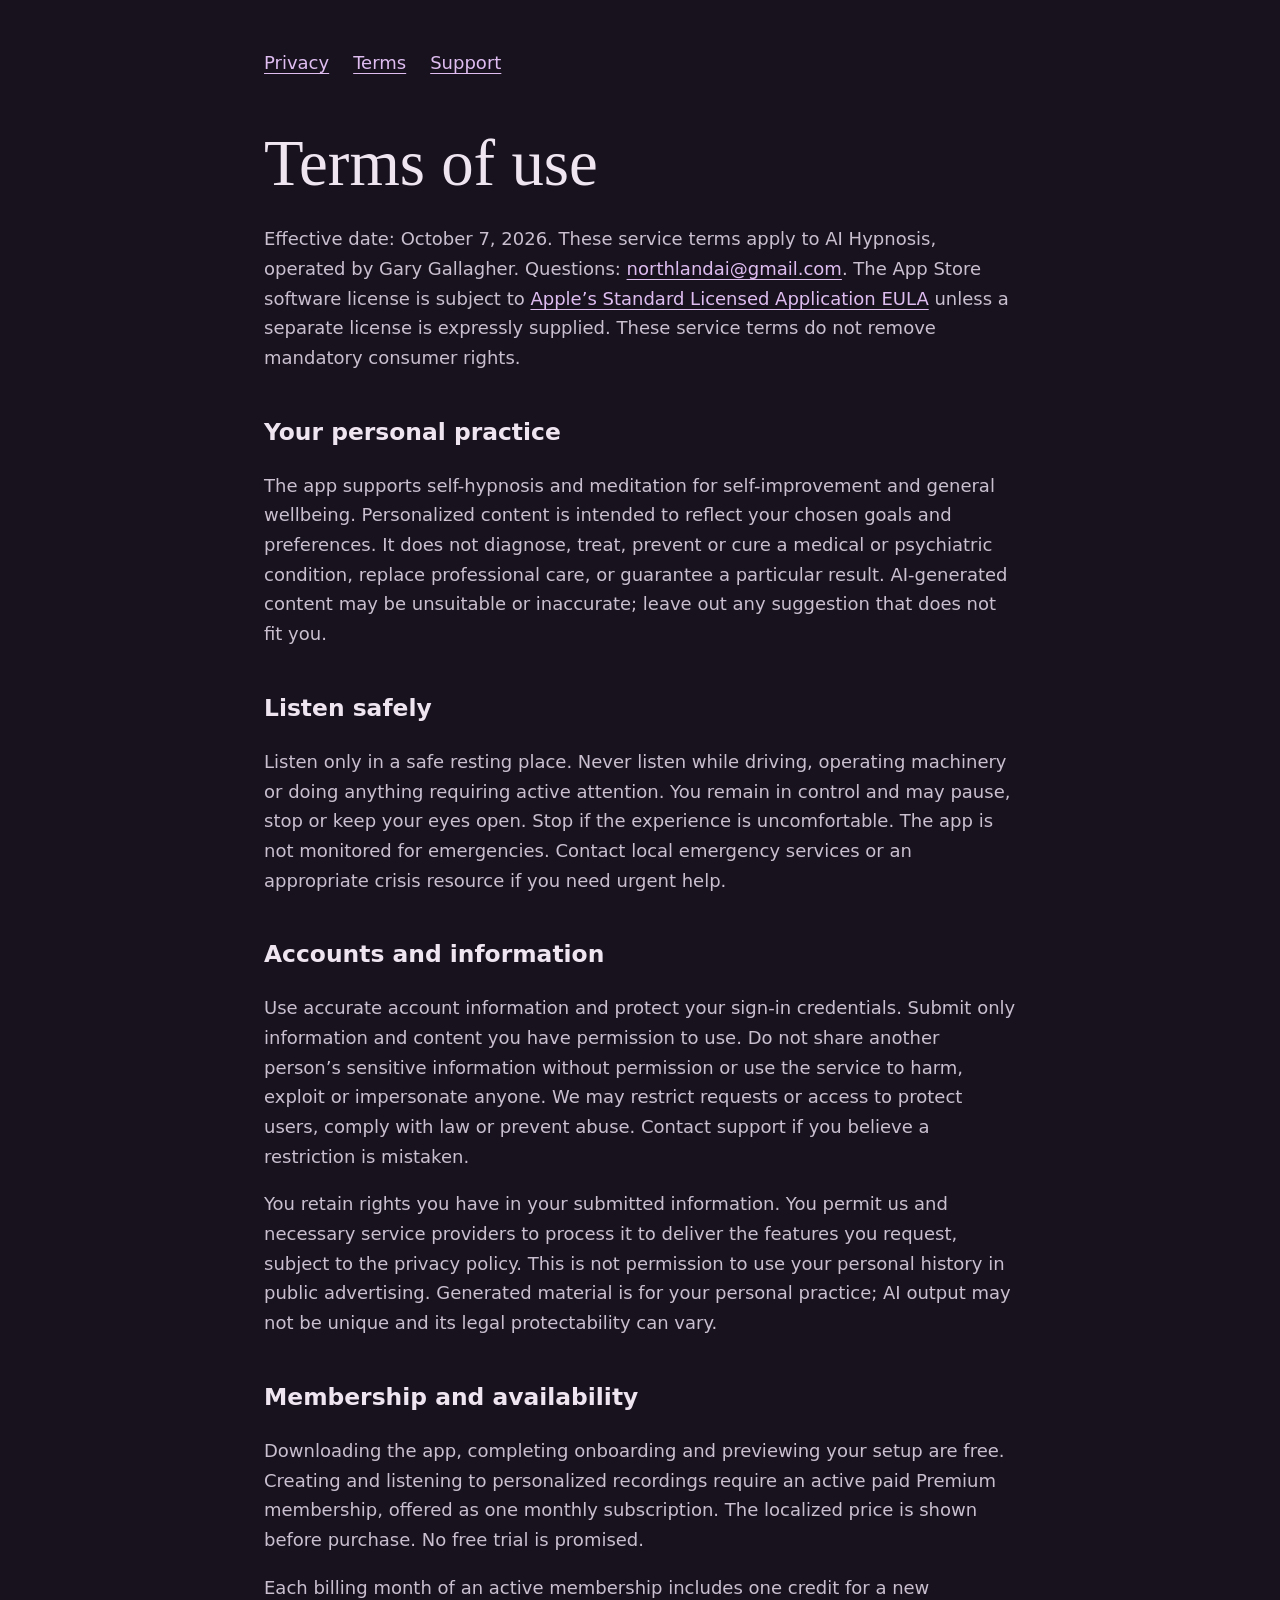
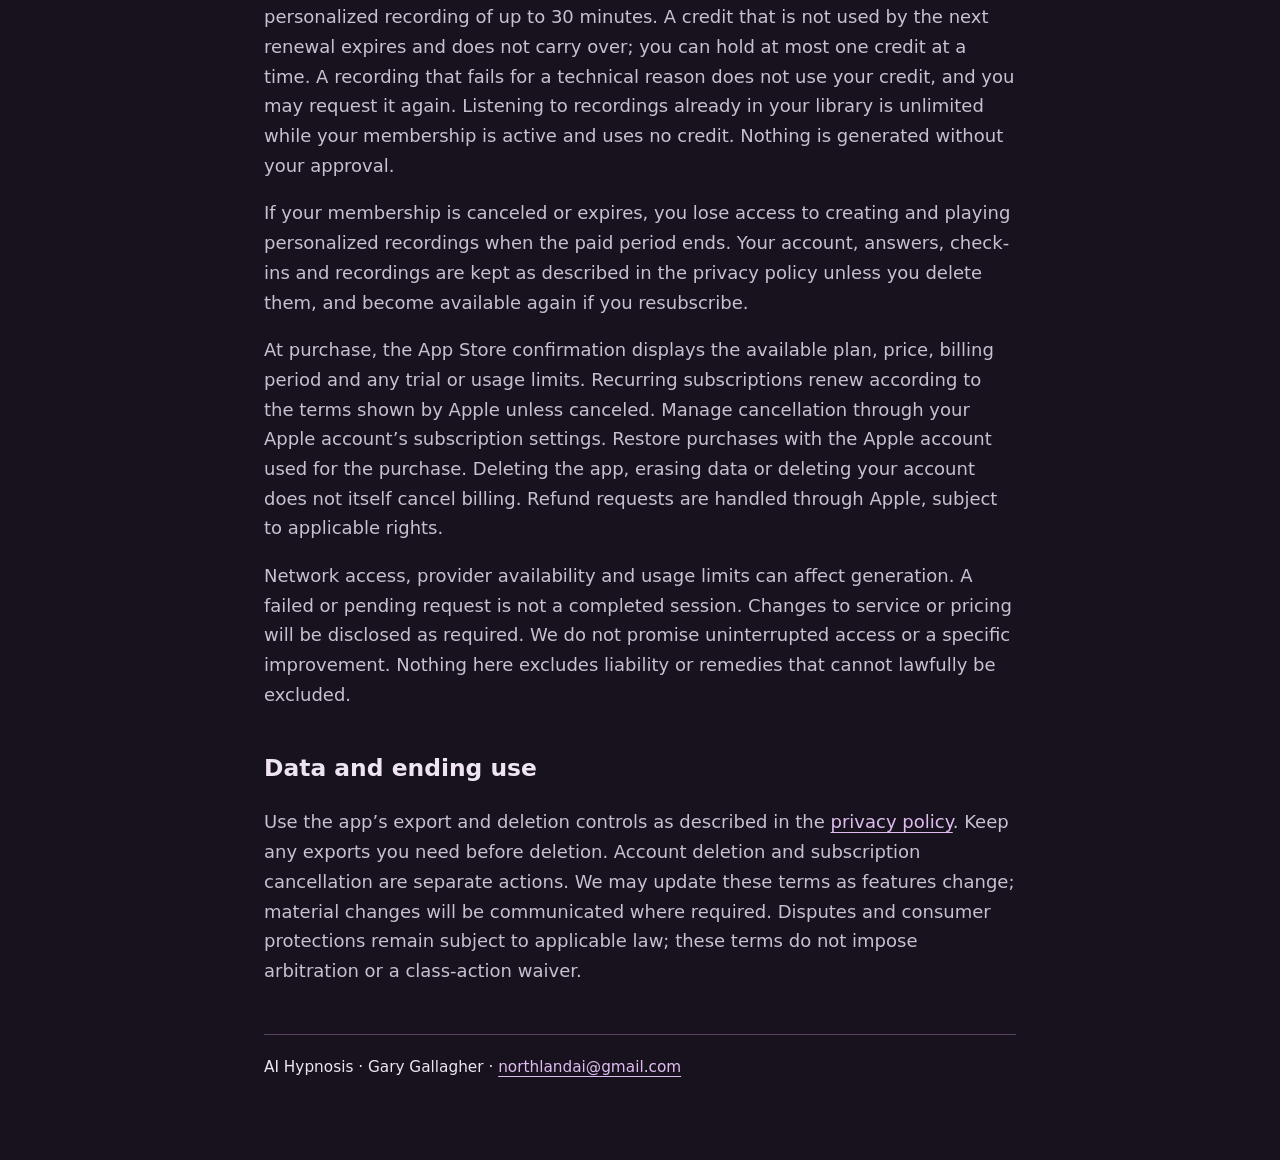
<file: ai-hypnosis/terms.html>
<!doctype html>
<html lang="en"><head><meta charset="utf-8"><meta name="viewport" content="width=device-width, initial-scale=1"><title>Terms of use — AI Hypnosis</title><link rel="stylesheet" href="styles.css"></head>
<body><main><nav aria-label="Legal and support"><a href="privacy.html">Privacy</a><a href="terms.html">Terms</a><a href="support.html">Support</a></nav><h1>Terms of use</h1>
<p>Effective date: October 7, 2026. These service terms apply to AI Hypnosis, operated by Gary Gallagher. Questions: <a href="mailto:northlandai@gmail.com">northlandai@gmail.com</a>. The App Store software license is subject to <a href="https://www.apple.com/legal/internet-services/itunes/dev/stdeula/">Apple’s Standard Licensed Application EULA</a> unless a separate license is expressly supplied. These service terms do not remove mandatory consumer rights.</p>
<h2>Your personal practice</h2>
<p>The app supports self-hypnosis and meditation for self-improvement and general wellbeing. Personalized content is intended to reflect your chosen goals and preferences. It does not diagnose, treat, prevent or cure a medical or psychiatric condition, replace professional care, or guarantee a particular result. AI-generated content may be unsuitable or inaccurate; leave out any suggestion that does not fit you.</p>
<h2>Listen safely</h2>
<p>Listen only in a safe resting place. Never listen while driving, operating machinery or doing anything requiring active attention. You remain in control and may pause, stop or keep your eyes open. Stop if the experience is uncomfortable. The app is not monitored for emergencies. Contact local emergency services or an appropriate crisis resource if you need urgent help.</p>
<h2>Accounts and information</h2>
<p>Use accurate account information and protect your sign-in credentials. Submit only information and content you have permission to use. Do not share another person’s sensitive information without permission or use the service to harm, exploit or impersonate anyone. We may restrict requests or access to protect users, comply with law or prevent abuse. Contact support if you believe a restriction is mistaken.</p>
<p>You retain rights you have in your submitted information. You permit us and necessary service providers to process it to deliver the features you request, subject to the privacy policy. This is not permission to use your personal history in public advertising. Generated material is for your personal practice; AI output may not be unique and its legal protectability can vary.</p>
<h2>Membership and availability</h2>
<p>Downloading the app, completing onboarding and previewing your setup are free. Creating and listening to personalized recordings require an active paid Premium membership, offered as one monthly subscription. The localized price is shown before purchase. No free trial is promised.</p>
<p>Each billing month of an active membership includes one credit for a new personalized recording of up to 30 minutes. A credit that is not used by the next renewal expires and does not carry over; you can hold at most one credit at a time. A recording that fails for a technical reason does not use your credit, and you may request it again. Listening to recordings already in your library is unlimited while your membership is active and uses no credit. Nothing is generated without your approval.</p>
<p>If your membership is canceled or expires, you lose access to creating and playing personalized recordings when the paid period ends. Your account, answers, check-ins and recordings are kept as described in the privacy policy unless you delete them, and become available again if you resubscribe.</p>
<p>At purchase, the App Store confirmation displays the available plan, price, billing period and any trial or usage limits. Recurring subscriptions renew according to the terms shown by Apple unless canceled. Manage cancellation through your Apple account’s subscription settings. Restore purchases with the Apple account used for the purchase. Deleting the app, erasing data or deleting your account does not itself cancel billing. Refund requests are handled through Apple, subject to applicable rights.</p>
<p>Network access, provider availability and usage limits can affect generation. A failed or pending request is not a completed session. Changes to service or pricing will be disclosed as required. We do not promise uninterrupted access or a specific improvement. Nothing here excludes liability or remedies that cannot lawfully be excluded.</p>
<h2>Data and ending use</h2>
<p>Use the app’s export and deletion controls as described in the <a href="privacy.html">privacy policy</a>. Keep any exports you need before deletion. Account deletion and subscription cancellation are separate actions. We may update these terms as features change; material changes will be communicated where required. Disputes and consumer protections remain subject to applicable law; these terms do not impose arbitration or a class-action waiver.</p>
<footer>AI Hypnosis · Gary Gallagher · <a href="mailto:northlandai@gmail.com">northlandai@gmail.com</a></footer></main></body></html>
</file>
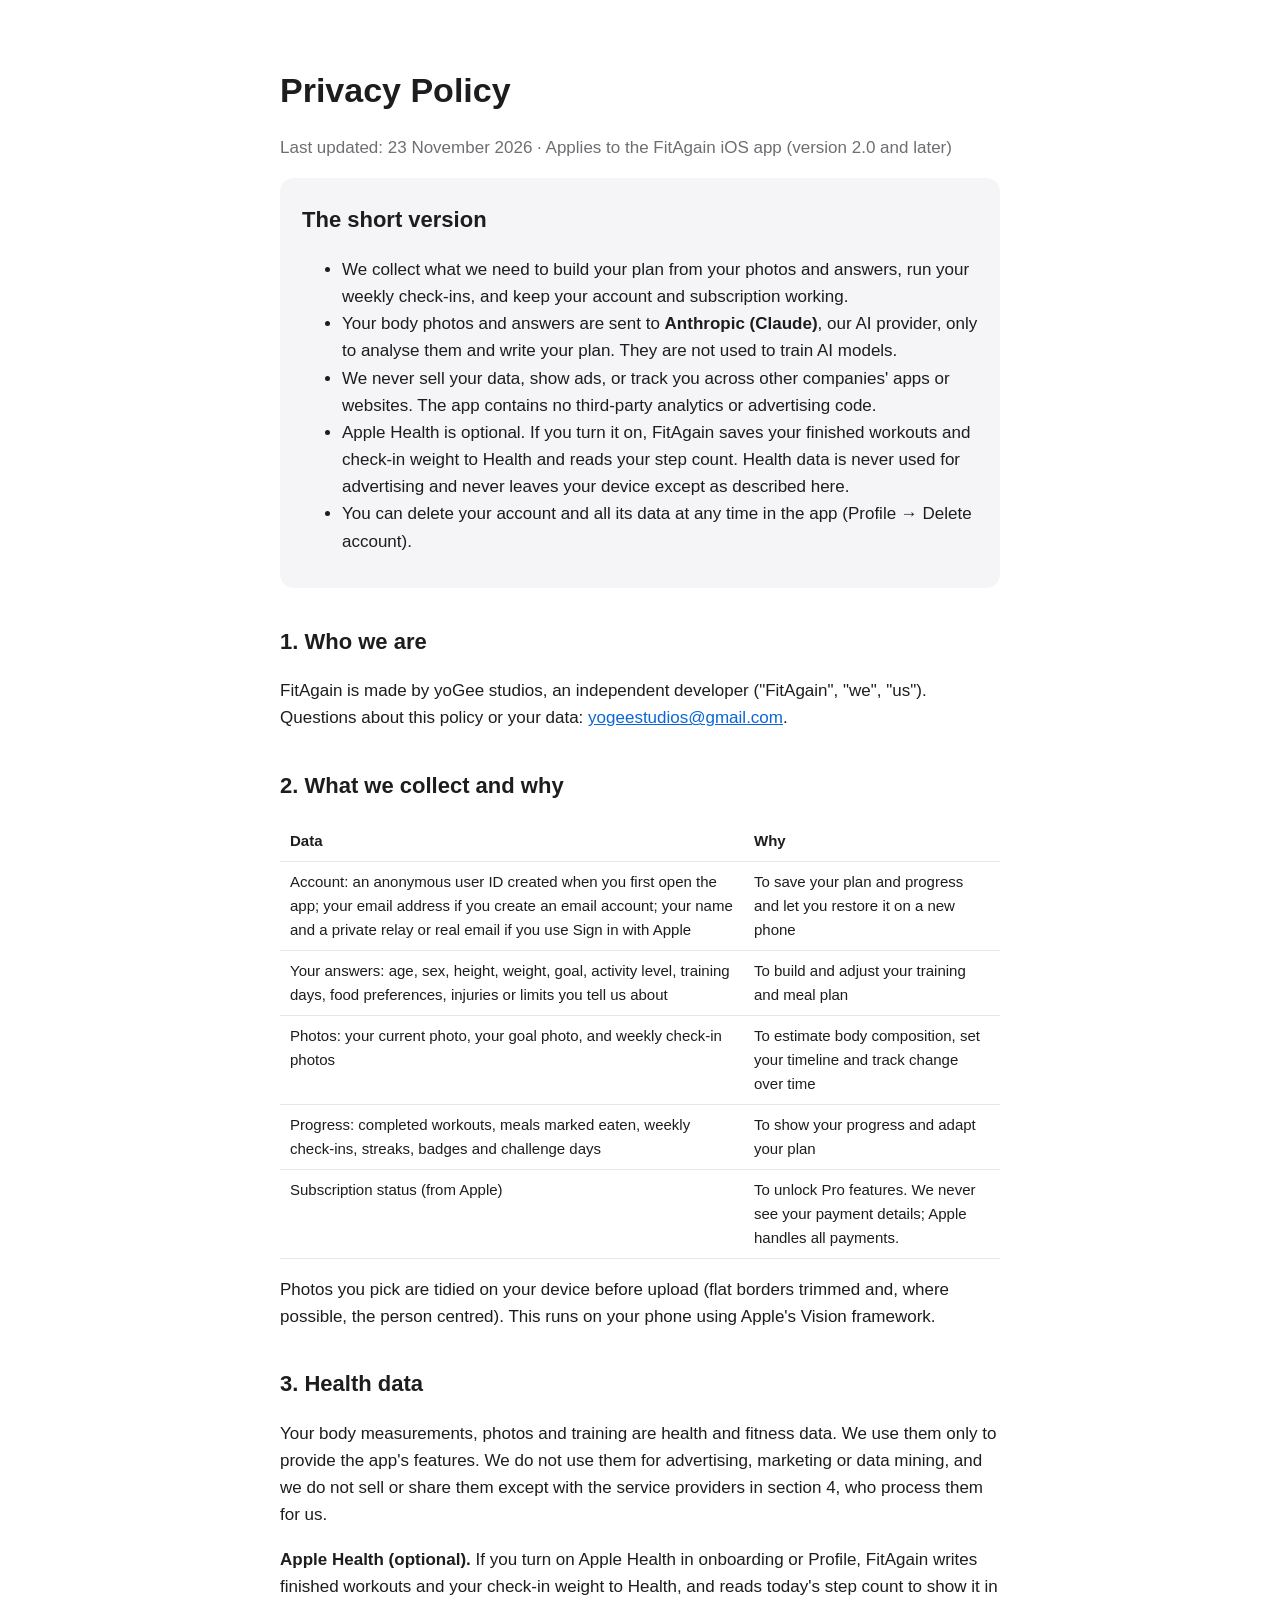
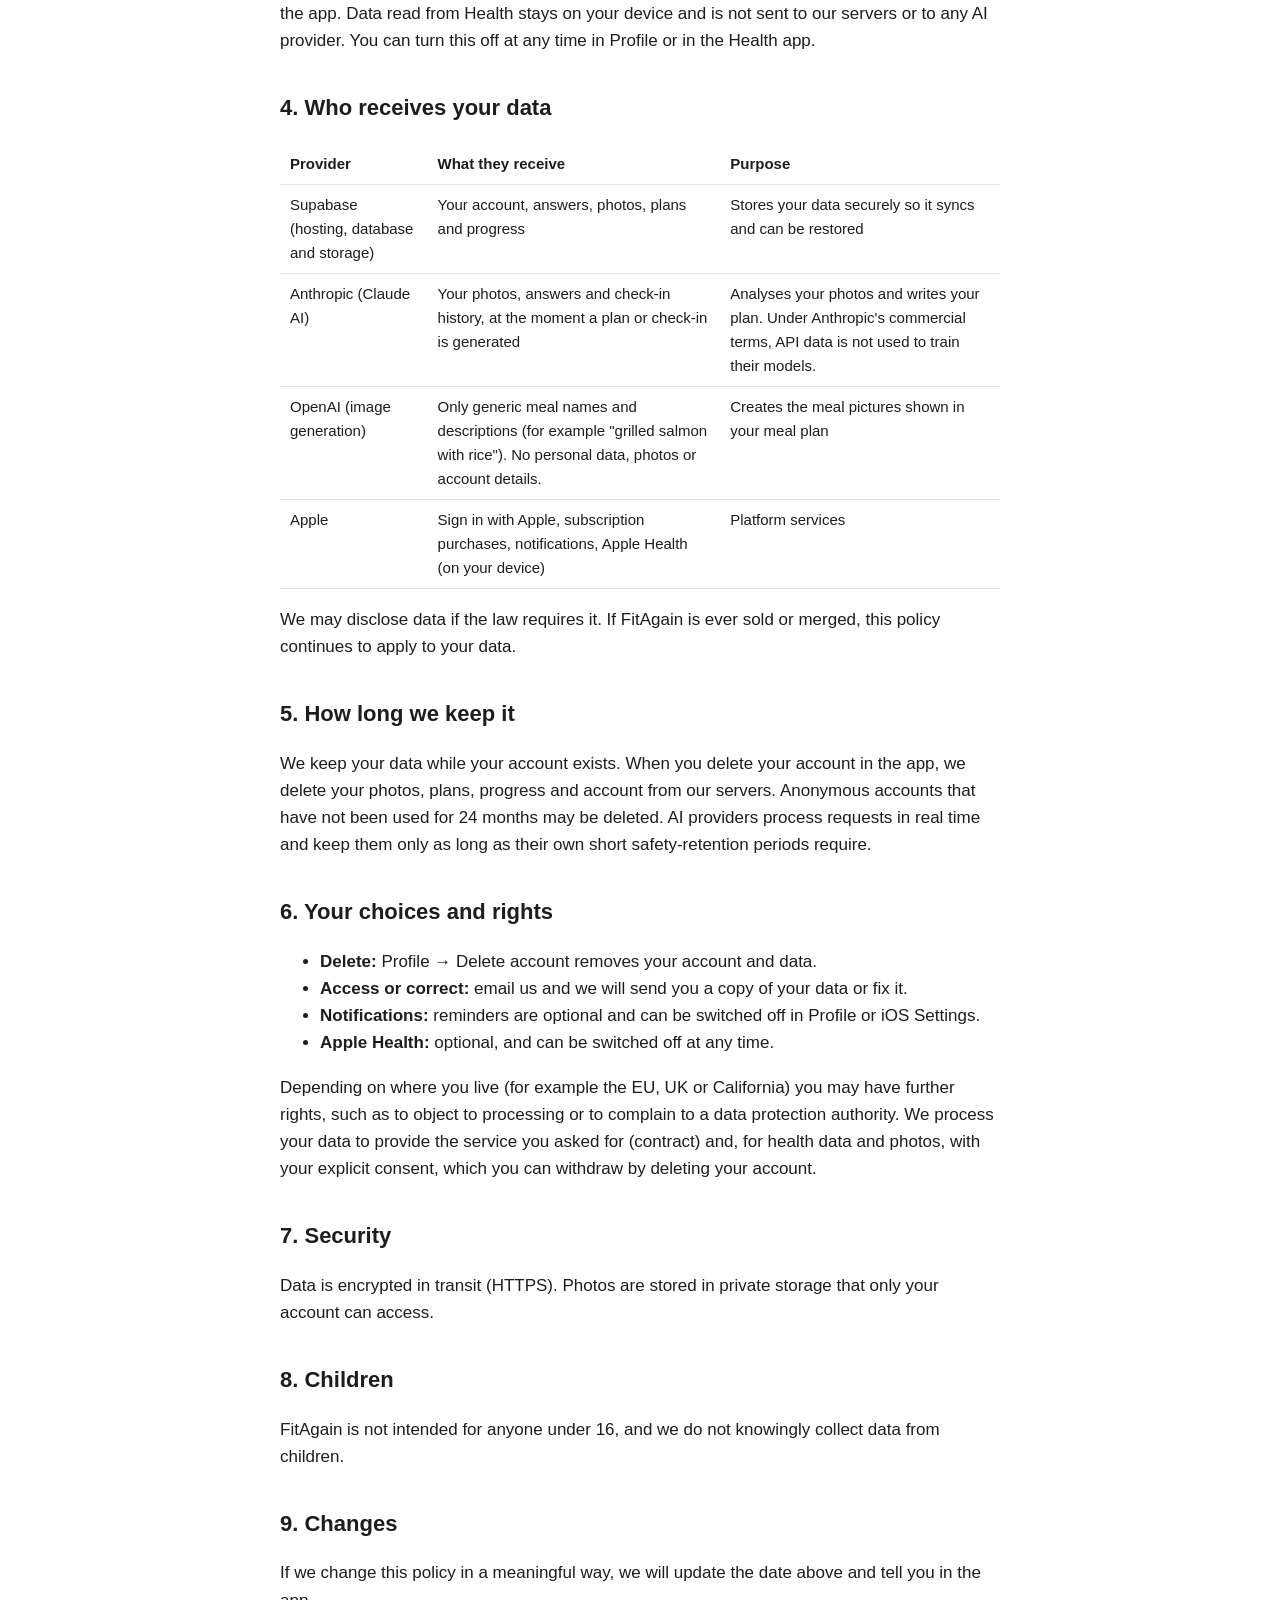
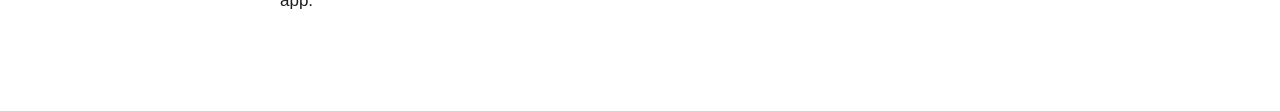
<file: fitagain/privacy.html>
<!DOCTYPE html>
<html lang="en">
<head>
<meta charset="utf-8">
<meta name="viewport" content="width=device-width, initial-scale=1">
<title>Privacy Policy · FitAgain</title>
<style>
  body { font: 17px/1.6 -apple-system, BlinkMacSystemFont, "Segoe UI", Roboto, sans-serif; color: #1d1d1f; max-width: 720px; margin: 0 auto; padding: 40px 20px 80px; }
  h1 { font-size: 34px; margin-bottom: 4px; }
  h2 { font-size: 22px; margin-top: 36px; }
  h3 { font-size: 18px; margin-top: 24px; }
  .muted { color: #6e6e73; }
  .short { background: #f5f5f7; border-radius: 14px; padding: 16px 22px; }
  table { border-collapse: collapse; width: 100%; font-size: 15px; }
  th, td { text-align: left; padding: 8px 10px; border-bottom: 1px solid #e5e5ea; vertical-align: top; }
  a { color: #0a66d8; }
</style>
</head>
<body>
<h1>Privacy Policy</h1>
<p class="muted">Last updated: 23 November 2026 · Applies to the FitAgain iOS app (version 2.0 and later)</p>

<div class="short">
<h2 style="margin-top:8px">The short version</h2>
<ul>
  <li>We collect what we need to build your plan from your photos and answers, run your weekly check-ins, and keep your account and subscription working.</li>
  <li>Your body photos and answers are sent to <strong>Anthropic (Claude)</strong>, our AI provider, only to analyse them and write your plan. They are not used to train AI models.</li>
  <li>We never sell your data, show ads, or track you across other companies' apps or websites. The app contains no third-party analytics or advertising code.</li>
  <li>Apple Health is optional. If you turn it on, FitAgain saves your finished workouts and check-in weight to Health and reads your step count. Health data is never used for advertising and never leaves your device except as described here.</li>
  <li>You can delete your account and all its data at any time in the app (Profile → Delete account).</li>
</ul>
</div>

<h2>1. Who we are</h2>
<p>FitAgain is made by yoGee studios, an independent developer ("FitAgain", "we", "us"). Questions about this policy or your data: <a href="mailto:yogeestudios@gmail.com">yogeestudios@gmail.com</a>.</p>

<h2>2. What we collect and why</h2>
<table>
  <tr><th>Data</th><th>Why</th></tr>
  <tr><td>Account: an anonymous user ID created when you first open the app; your email address if you create an email account; your name and a private relay or real email if you use Sign in with Apple</td><td>To save your plan and progress and let you restore it on a new phone</td></tr>
  <tr><td>Your answers: age, sex, height, weight, goal, activity level, training days, food preferences, injuries or limits you tell us about</td><td>To build and adjust your training and meal plan</td></tr>
  <tr><td>Photos: your current photo, your goal photo, and weekly check-in photos</td><td>To estimate body composition, set your timeline and track change over time</td></tr>
  <tr><td>Progress: completed workouts, meals marked eaten, weekly check-ins, streaks, badges and challenge days</td><td>To show your progress and adapt your plan</td></tr>
  <tr><td>Subscription status (from Apple)</td><td>To unlock Pro features. We never see your payment details; Apple handles all payments.</td></tr>
</table>
<p>Photos you pick are tidied on your device before upload (flat borders trimmed and, where possible, the person centred). This runs on your phone using Apple's Vision framework.</p>

<h2>3. Health data</h2>
<p>Your body measurements, photos and training are health and fitness data. We use them only to provide the app's features. We do not use them for advertising, marketing or data mining, and we do not sell or share them except with the service providers in section 4, who process them for us.</p>
<p><strong>Apple Health (optional).</strong> If you turn on Apple Health in onboarding or Profile, FitAgain writes finished workouts and your check-in weight to Health, and reads today's step count to show it in the app. Data read from Health stays on your device and is not sent to our servers or to any AI provider. You can turn this off at any time in Profile or in the Health app.</p>

<h2>4. Who receives your data</h2>
<table>
  <tr><th>Provider</th><th>What they receive</th><th>Purpose</th></tr>
  <tr><td>Supabase (hosting, database and storage)</td><td>Your account, answers, photos, plans and progress</td><td>Stores your data securely so it syncs and can be restored</td></tr>
  <tr><td>Anthropic (Claude AI)</td><td>Your photos, answers and check-in history, at the moment a plan or check-in is generated</td><td>Analyses your photos and writes your plan. Under Anthropic's commercial terms, API data is not used to train their models.</td></tr>
  <tr><td>OpenAI (image generation)</td><td>Only generic meal names and descriptions (for example "grilled salmon with rice"). No personal data, photos or account details.</td><td>Creates the meal pictures shown in your meal plan</td></tr>
  <tr><td>Apple</td><td>Sign in with Apple, subscription purchases, notifications, Apple Health (on your device)</td><td>Platform services</td></tr>
</table>
<p>We may disclose data if the law requires it. If FitAgain is ever sold or merged, this policy continues to apply to your data.</p>

<h2>5. How long we keep it</h2>
<p>We keep your data while your account exists. When you delete your account in the app, we delete your photos, plans, progress and account from our servers. Anonymous accounts that have not been used for 24 months may be deleted. AI providers process requests in real time and keep them only as long as their own short safety-retention periods require.</p>

<h2>6. Your choices and rights</h2>
<ul>
  <li><strong>Delete:</strong> Profile → Delete account removes your account and data.</li>
  <li><strong>Access or correct:</strong> email us and we will send you a copy of your data or fix it.</li>
  <li><strong>Notifications:</strong> reminders are optional and can be switched off in Profile or iOS Settings.</li>
  <li><strong>Apple Health:</strong> optional, and can be switched off at any time.</li>
</ul>
<p>Depending on where you live (for example the EU, UK or California) you may have further rights, such as to object to processing or to complain to a data protection authority. We process your data to provide the service you asked for (contract) and, for health data and photos, with your explicit consent, which you can withdraw by deleting your account.</p>

<h2>7. Security</h2>
<p>Data is encrypted in transit (HTTPS). Photos are stored in private storage that only your account can access.</p>

<h2>8. Children</h2>
<p>FitAgain is not intended for anyone under 16, and we do not knowingly collect data from children.</p>

<h2>9. Changes</h2>
<p>If we change this policy in a meaningful way, we will update the date above and tell you in the app.</p>

</body>
</html>
</file>
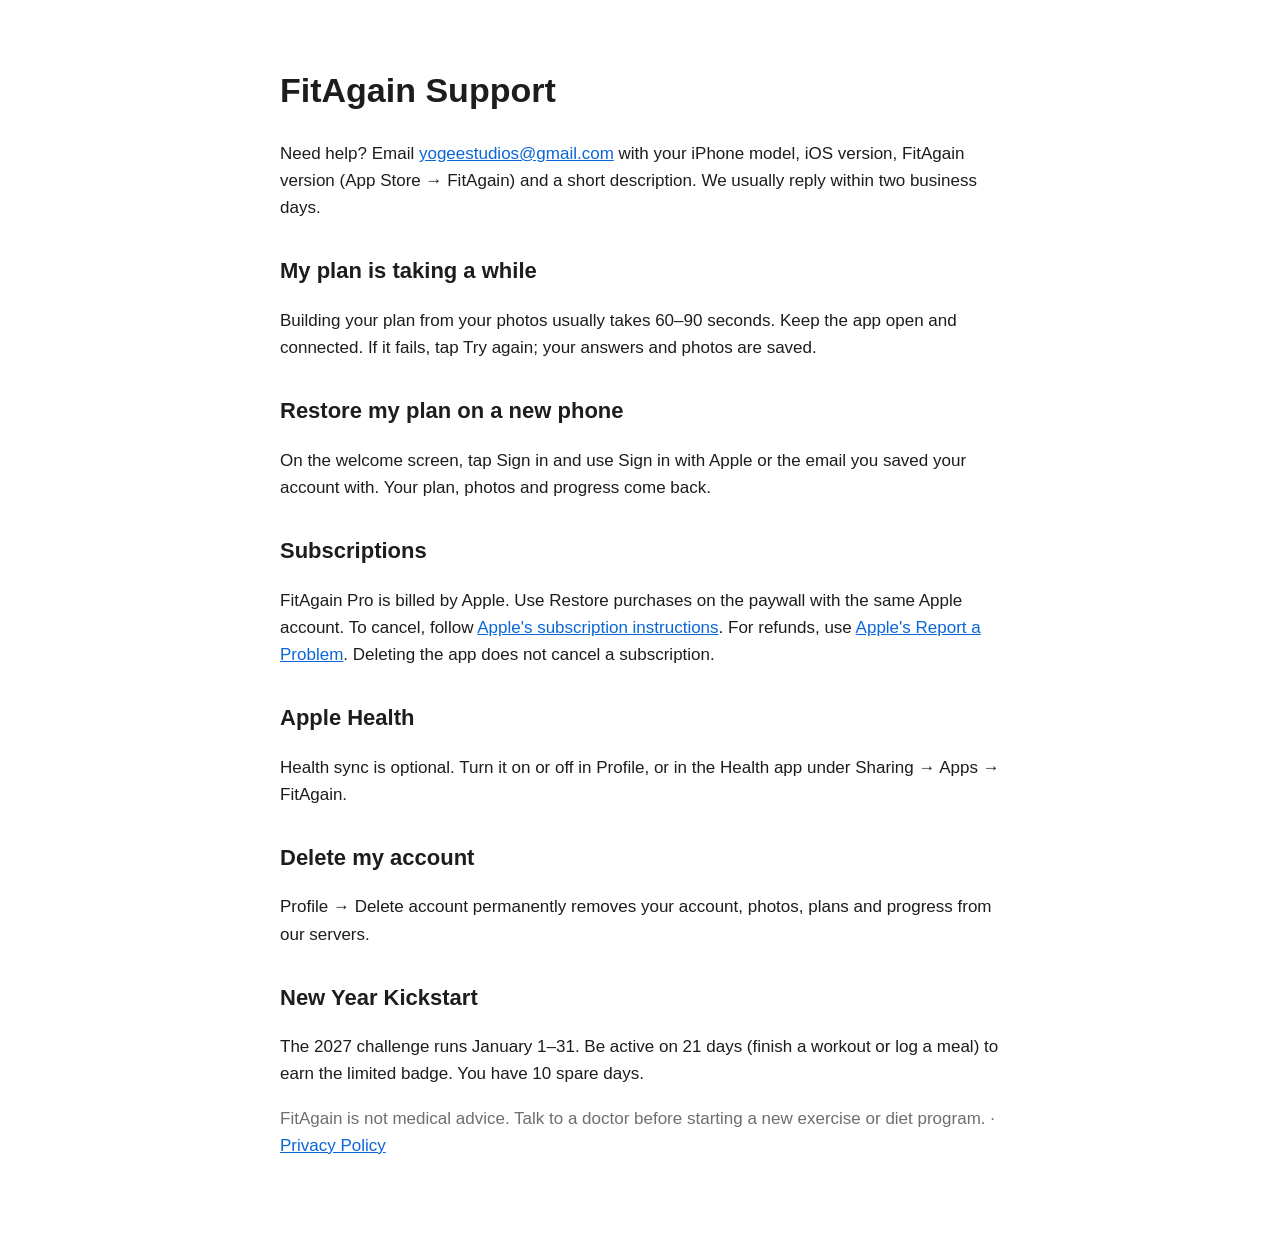
<file: fitagain/support.html>
<!DOCTYPE html>
<html lang="en">
<head>
<meta charset="utf-8">
<meta name="viewport" content="width=device-width, initial-scale=1">
<title>Support · FitAgain</title>
<style>
  body { font: 17px/1.6 -apple-system, BlinkMacSystemFont, "Segoe UI", Roboto, sans-serif; color: #1d1d1f; max-width: 720px; margin: 0 auto; padding: 40px 20px 80px; }
  h1 { font-size: 34px; } h2 { font-size: 22px; margin-top: 32px; } a { color: #0a66d8; } .muted { color: #6e6e73; }
</style>
</head>
<body>
<h1>FitAgain Support</h1>
<p>Need help? Email <a href="mailto:yogeestudios@gmail.com">yogeestudios@gmail.com</a> with your iPhone model, iOS version, FitAgain version (App Store → FitAgain) and a short description. We usually reply within two business days.</p>

<h2>My plan is taking a while</h2>
<p>Building your plan from your photos usually takes 60–90 seconds. Keep the app open and connected. If it fails, tap Try again; your answers and photos are saved.</p>

<h2>Restore my plan on a new phone</h2>
<p>On the welcome screen, tap Sign in and use Sign in with Apple or the email you saved your account with. Your plan, photos and progress come back.</p>

<h2>Subscriptions</h2>
<p>FitAgain Pro is billed by Apple. Use Restore purchases on the paywall with the same Apple account. To cancel, follow <a href="https://support.apple.com/en-us/118428">Apple's subscription instructions</a>. For refunds, use <a href="https://reportaproblem.apple.com/">Apple's Report a Problem</a>. Deleting the app does not cancel a subscription.</p>

<h2>Apple Health</h2>
<p>Health sync is optional. Turn it on or off in Profile, or in the Health app under Sharing → Apps → FitAgain.</p>

<h2>Delete my account</h2>
<p>Profile → Delete account permanently removes your account, photos, plans and progress from our servers.</p>

<h2>New Year Kickstart</h2>
<p>The 2027 challenge runs January 1–31. Be active on 21 days (finish a workout or log a meal) to earn the limited badge. You have 10 spare days.</p>

<p class="muted">FitAgain is not medical advice. Talk to a doctor before starting a new exercise or diet program. · <a href="privacy.html">Privacy Policy</a></p>
</body>
</html>
</file>
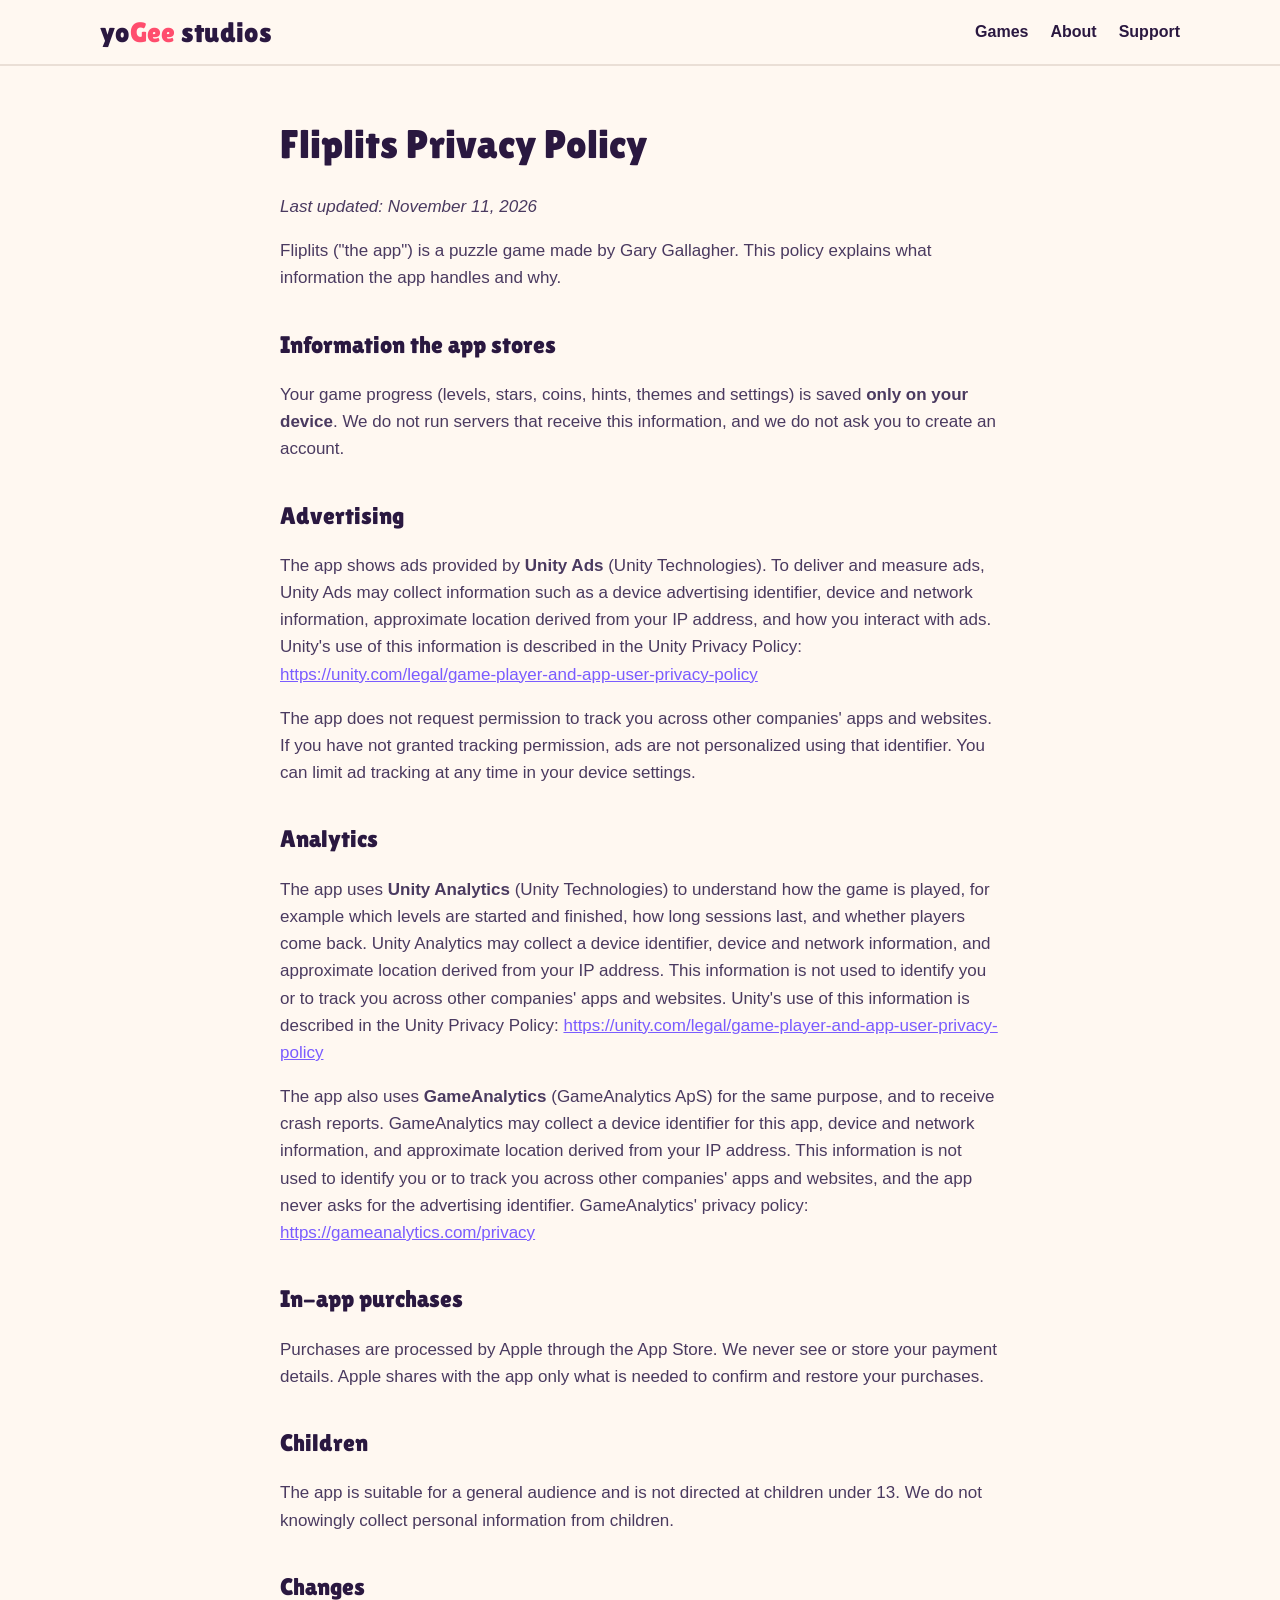
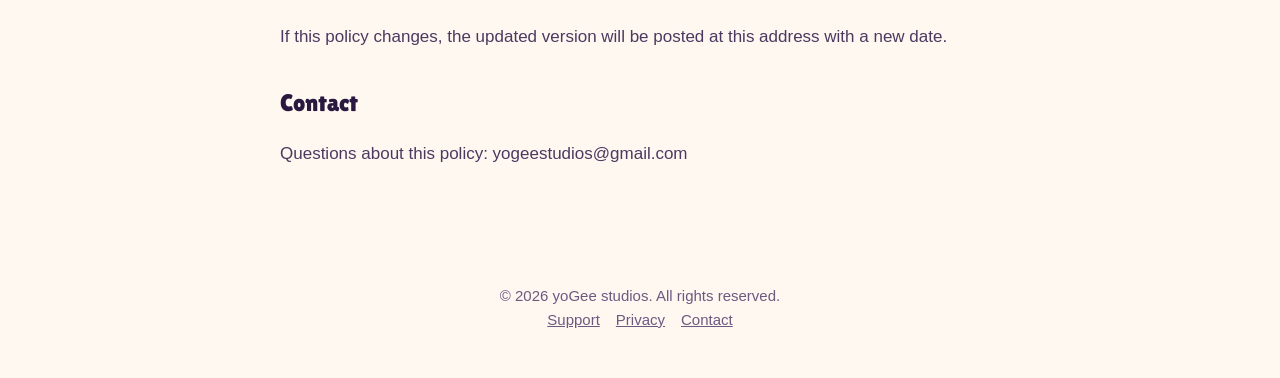
<file: privacy/fliplits.html>
<!doctype html>
<html lang="en">
<head>
<meta charset="utf-8">
<meta name="viewport" content="width=device-width, initial-scale=1">
<title>Fliplits Privacy Policy | yoGee studios</title>
<meta name="description" content="yoGee studios makes bright, tactile puzzle and arcade games for iPhone.">
<link rel="stylesheet" href="../style.css">
</head>
<body>
<header class="nav"><div class="wrap">
  <a class="logo" href="../index.html">yo<b>Gee</b> studios</a>
  <nav><a href="../index.html#games">Games</a><a href="../index.html#about">About</a><a href="../support.html">Support</a></nav>
</div></header>
<main class="doc"><h1>Fliplits Privacy Policy</h1>
<p><em>Last updated: November 11, 2026</em></p>
<p>Fliplits (&quot;the app&quot;) is a puzzle game made by Gary Gallagher. This policy explains what information the app handles and why.</p>
<h2>Information the app stores</h2>
<p>Your game progress (levels, stars, coins, hints, themes and settings) is saved <strong>only on your device</strong>. We do not run servers that receive this information, and we do not ask you to create an account.</p>
<h2>Advertising</h2>
<p>The app shows ads provided by <strong>Unity Ads</strong> (Unity Technologies). To deliver and measure ads, Unity Ads may collect information such as a device advertising identifier, device and network information, approximate location derived from your IP address, and how you interact with ads. Unity&#x27;s use of this information is described in the Unity Privacy Policy: <a href="https://unity.com/legal/game-player-and-app-user-privacy-policy">https://unity.com/legal/game-player-and-app-user-privacy-policy</a></p>
<p>The app does not request permission to track you across other companies&#x27; apps and websites. If you have not granted tracking permission, ads are not personalized using that identifier. You can limit ad tracking at any time in your device settings.</p>
<h2>Analytics</h2>
<p>The app uses <strong>Unity Analytics</strong> (Unity Technologies) to understand how the game is played, for example which levels are started and finished, how long sessions last, and whether players come back. Unity Analytics may collect a device identifier, device and network information, and approximate location derived from your IP address. This information is not used to identify you or to track you across other companies&#x27; apps and websites. Unity&#x27;s use of this information is described in the Unity Privacy Policy: <a href="https://unity.com/legal/game-player-and-app-user-privacy-policy">https://unity.com/legal/game-player-and-app-user-privacy-policy</a></p>
<p>The app also uses <strong>GameAnalytics</strong> (GameAnalytics ApS) for the same purpose, and to receive crash reports. GameAnalytics may collect a device identifier for this app, device and network information, and approximate location derived from your IP address. This information is not used to identify you or to track you across other companies&#x27; apps and websites, and the app never asks for the advertising identifier. GameAnalytics&#x27; privacy policy: <a href="https://gameanalytics.com/privacy">https://gameanalytics.com/privacy</a></p>
<h2>In-app purchases</h2>
<p>Purchases are processed by Apple through the App Store. We never see or store your payment details. Apple shares with the app only what is needed to confirm and restore your purchases.</p>
<h2>Children</h2>
<p>The app is suitable for a general audience and is not directed at children under 13. We do not knowingly collect personal information from children.</p>
<h2>Changes</h2>
<p>If this policy changes, the updated version will be posted at this address with a new date.</p>
<h2>Contact</h2>
<p>Questions about this policy: yogeestudios@gmail.com</p></main>
<footer><div class="wrap">
  &copy; 2026 yoGee studios. All rights reserved.<br>
  <a href="../support.html">Support</a><a href="../privacy/index.html">Privacy</a><a href="mailto:yogeestudios@gmail.com">Contact</a>
</div></footer>
</body>
</html>
</file>
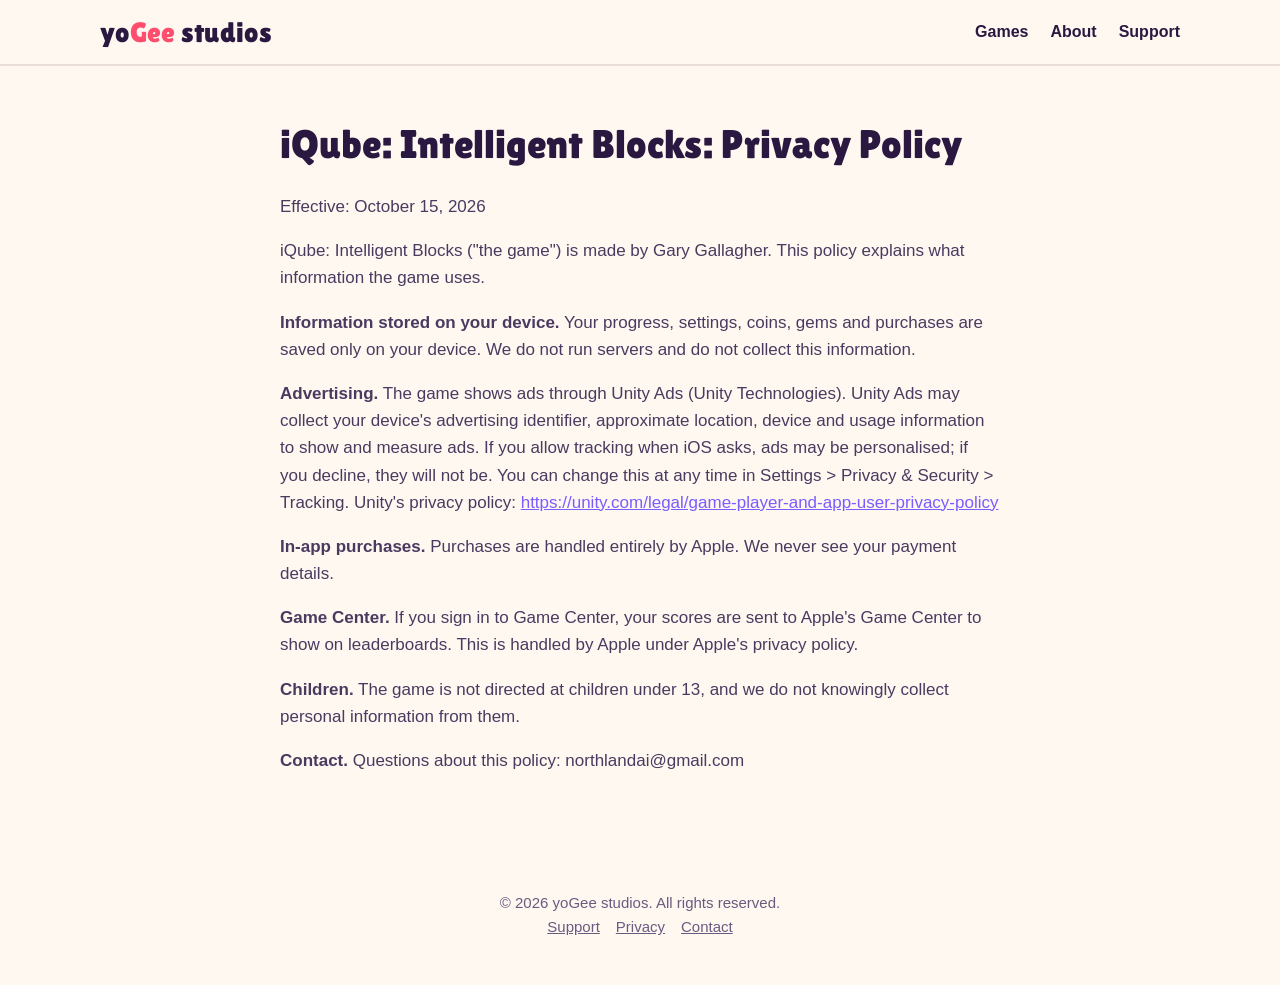
<file: privacy/iqube.html>
<!doctype html>
<html lang="en">
<head>
<meta charset="utf-8">
<meta name="viewport" content="width=device-width, initial-scale=1">
<title>iQube: Intelligent Blocks Privacy Policy | yoGee studios</title>
<meta name="description" content="yoGee studios makes bright, tactile puzzle and arcade games for iPhone.">
<link rel="stylesheet" href="../style.css">
</head>
<body>
<header class="nav"><div class="wrap">
  <a class="logo" href="../index.html">yo<b>Gee</b> studios</a>
  <nav><a href="../index.html#games">Games</a><a href="../index.html#about">About</a><a href="../support.html">Support</a></nav>
</div></header>
<main class="doc"><h1>iQube: Intelligent Blocks: Privacy Policy</h1>
<p>Effective: October 15, 2026</p>
<p>iQube: Intelligent Blocks (&quot;the game&quot;) is made by Gary Gallagher. This policy explains what information the game uses.</p>
<p><strong>Information stored on your device.</strong> Your progress, settings, coins, gems and purchases are saved only on your device. We do not run servers and do not collect this information.</p>
<p><strong>Advertising.</strong> The game shows ads through Unity Ads (Unity Technologies). Unity Ads may collect your device&#x27;s advertising identifier, approximate location, device and usage information to show and measure ads. If you allow tracking when iOS asks, ads may be personalised; if you decline, they will not be. You can change this at any time in Settings &gt; Privacy &amp; Security &gt; Tracking. Unity&#x27;s privacy policy: <a href="https://unity.com/legal/game-player-and-app-user-privacy-policy">https://unity.com/legal/game-player-and-app-user-privacy-policy</a></p>
<p><strong>In-app purchases.</strong> Purchases are handled entirely by Apple. We never see your payment details.</p>
<p><strong>Game Center.</strong> If you sign in to Game Center, your scores are sent to Apple&#x27;s Game Center to show on leaderboards. This is handled by Apple under Apple&#x27;s privacy policy.</p>
<p><strong>Children.</strong> The game is not directed at children under 13, and we do not knowingly collect personal information from them.</p>
<p><strong>Contact.</strong> Questions about this policy: northlandai@gmail.com</p></main>
<footer><div class="wrap">
  &copy; 2026 yoGee studios. All rights reserved.<br>
  <a href="../support.html">Support</a><a href="../privacy/index.html">Privacy</a><a href="mailto:yogeestudios@gmail.com">Contact</a>
</div></footer>
</body>
</html>
</file>
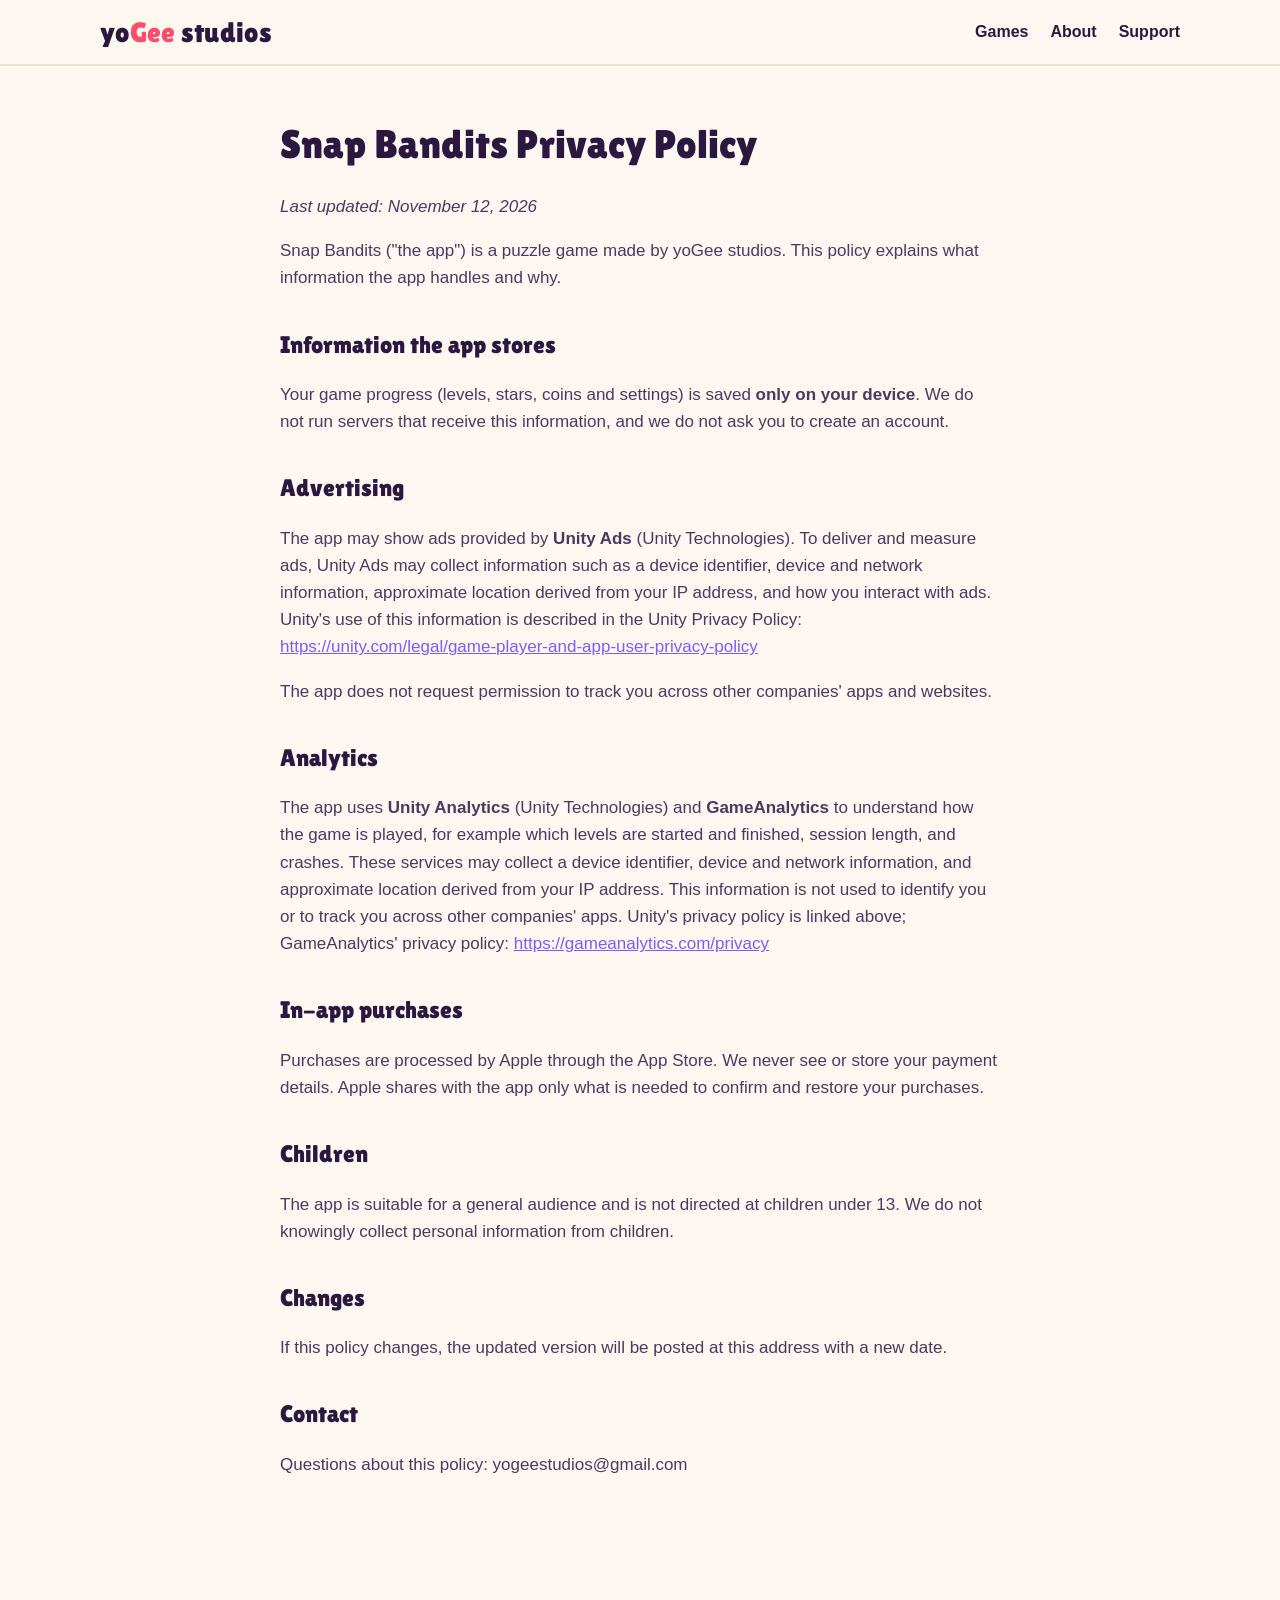
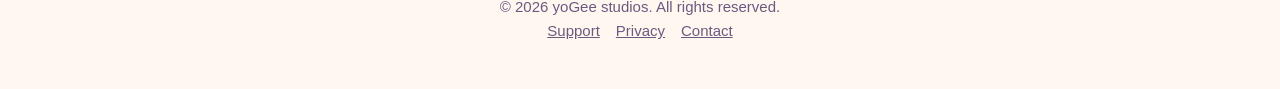
<file: privacy/snap-bandits.html>
<!doctype html>
<html lang="en">
<head>
<meta charset="utf-8">
<meta name="viewport" content="width=device-width, initial-scale=1">
<title>Snap Bandits Privacy Policy | yoGee studios</title>
<meta name="description" content="yoGee studios makes bright, tactile puzzle and arcade games for iPhone.">
<link rel="stylesheet" href="../style.css">
</head>
<body>
<header class="nav"><div class="wrap">
  <a class="logo" href="../index.html">yo<b>Gee</b> studios</a>
  <nav><a href="../index.html#games">Games</a><a href="../index.html#about">About</a><a href="../support.html">Support</a></nav>
</div></header>
<main class="doc"><h1>Snap Bandits Privacy Policy</h1>
<p><em>Last updated: November 12, 2026</em></p>
<p>Snap Bandits (&quot;the app&quot;) is a puzzle game made by yoGee studios. This policy explains what information the app handles and why.</p>
<h2>Information the app stores</h2>
<p>Your game progress (levels, stars, coins and settings) is saved <strong>only on your device</strong>. We do not run servers that receive this information, and we do not ask you to create an account.</p>
<h2>Advertising</h2>
<p>The app may show ads provided by <strong>Unity Ads</strong> (Unity Technologies). To deliver and measure ads, Unity Ads may collect information such as a device identifier, device and network information, approximate location derived from your IP address, and how you interact with ads. Unity&#x27;s use of this information is described in the Unity Privacy Policy: <a href="https://unity.com/legal/game-player-and-app-user-privacy-policy">https://unity.com/legal/game-player-and-app-user-privacy-policy</a></p>
<p>The app does not request permission to track you across other companies&#x27; apps and websites.</p>
<h2>Analytics</h2>
<p>The app uses <strong>Unity Analytics</strong> (Unity Technologies) and <strong>GameAnalytics</strong> to understand how the game is played, for example which levels are started and finished, session length, and crashes. These services may collect a device identifier, device and network information, and approximate location derived from your IP address. This information is not used to identify you or to track you across other companies&#x27; apps. Unity&#x27;s privacy policy is linked above; GameAnalytics&#x27; privacy policy: <a href="https://gameanalytics.com/privacy">https://gameanalytics.com/privacy</a></p>
<h2>In-app purchases</h2>
<p>Purchases are processed by Apple through the App Store. We never see or store your payment details. Apple shares with the app only what is needed to confirm and restore your purchases.</p>
<h2>Children</h2>
<p>The app is suitable for a general audience and is not directed at children under 13. We do not knowingly collect personal information from children.</p>
<h2>Changes</h2>
<p>If this policy changes, the updated version will be posted at this address with a new date.</p>
<h2>Contact</h2>
<p>Questions about this policy: yogeestudios@gmail.com</p></main>
<footer><div class="wrap">
  &copy; 2026 yoGee studios. All rights reserved.<br>
  <a href="../support.html">Support</a><a href="../privacy/index.html">Privacy</a><a href="mailto:yogeestudios@gmail.com">Contact</a>
</div></footer>
</body>
</html>
</file>
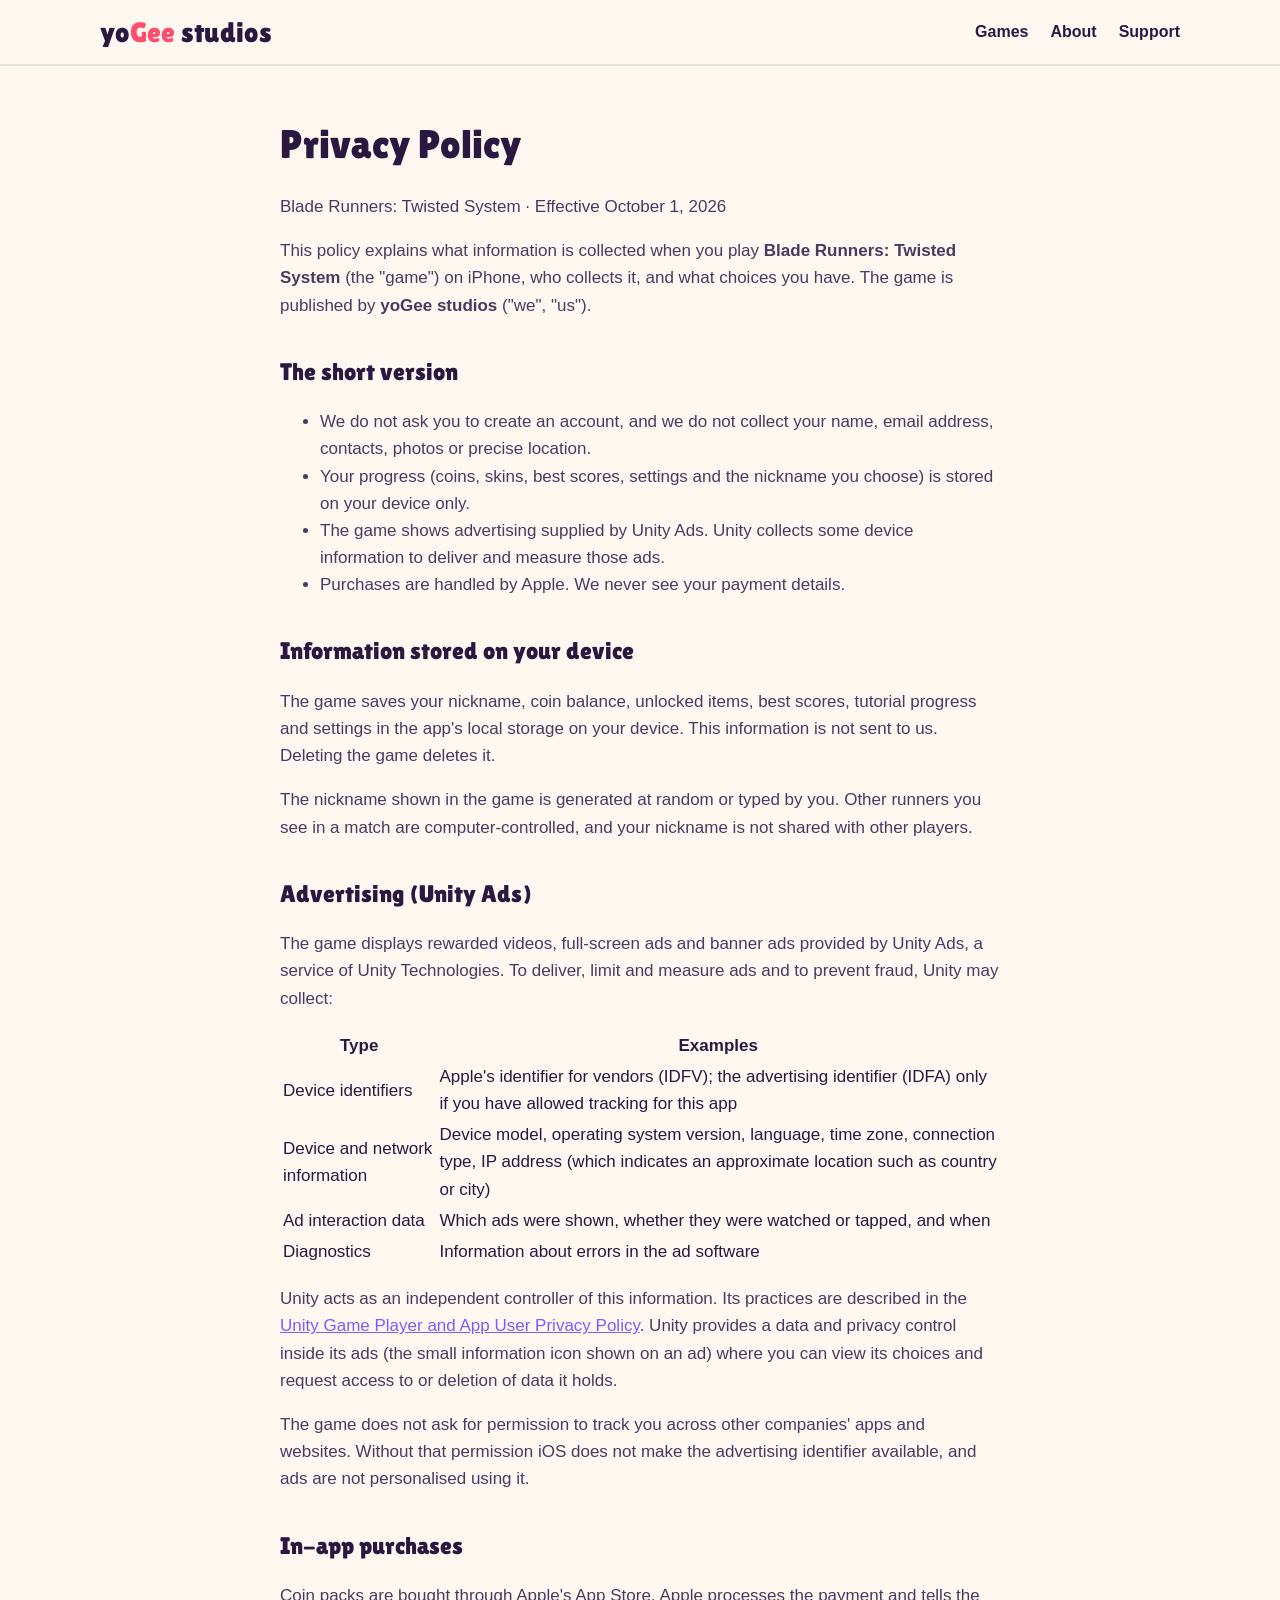
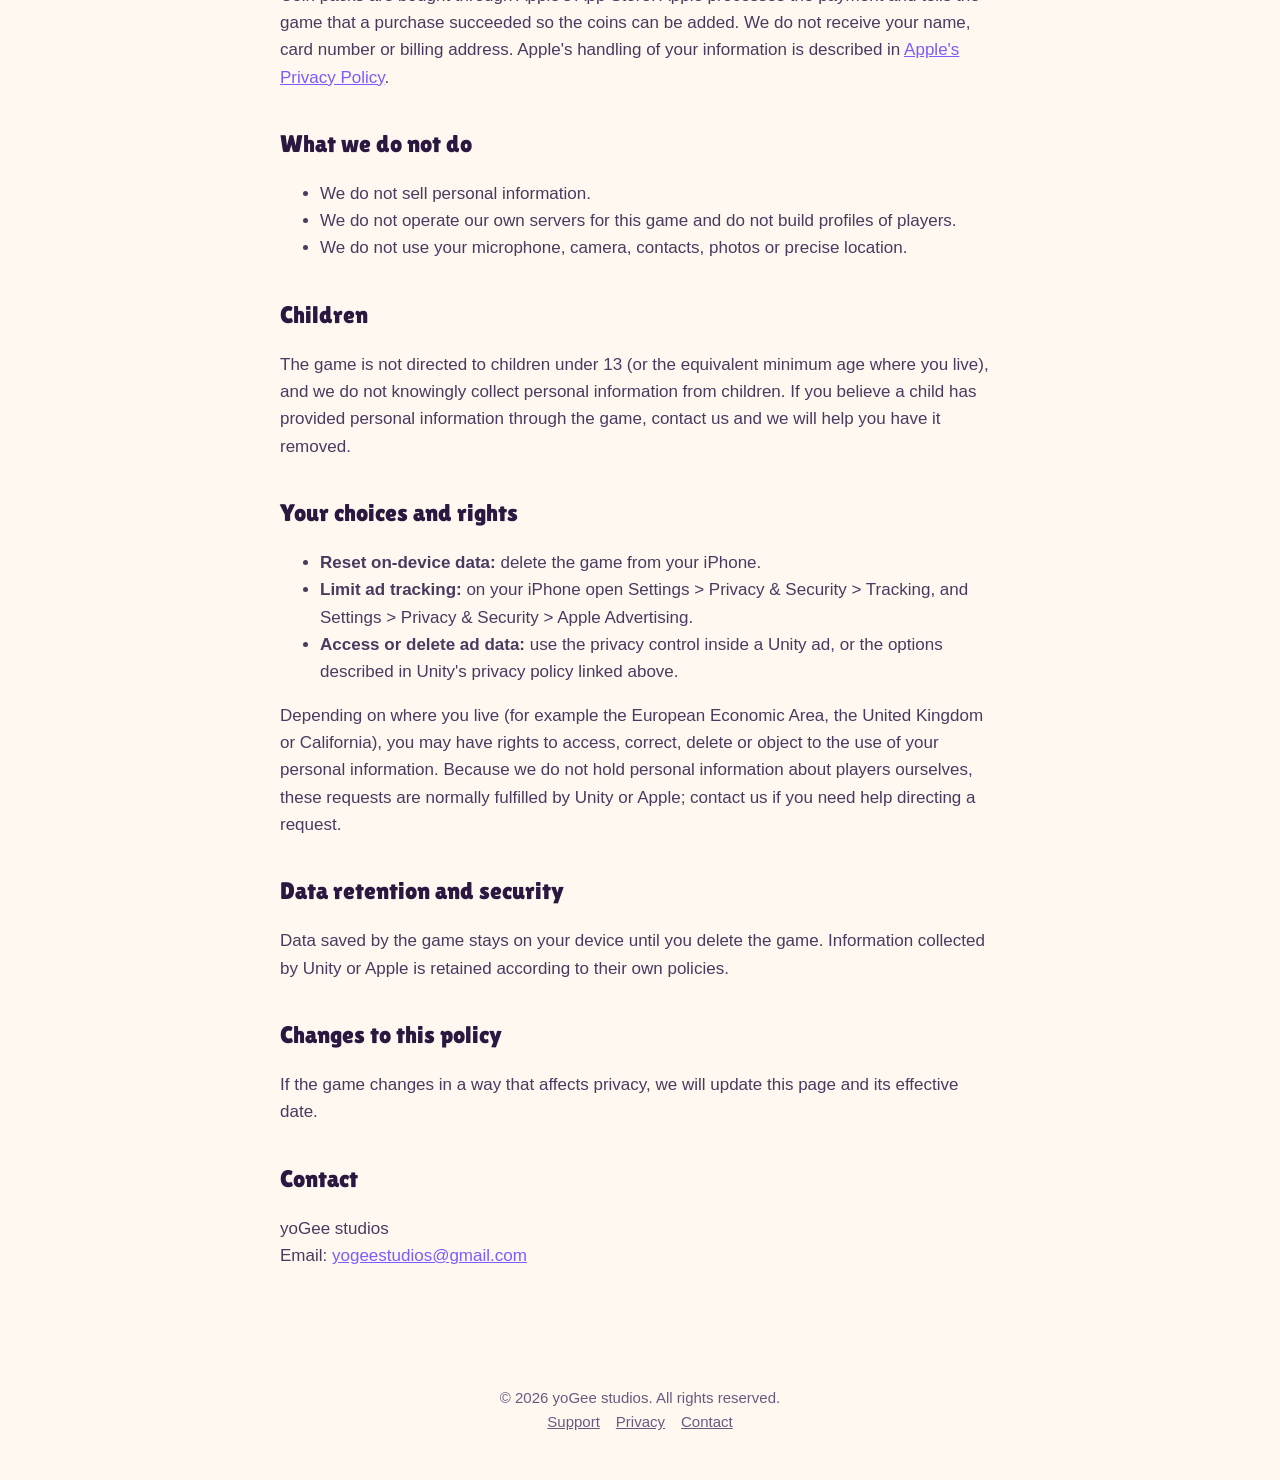
<file: privacy/twisted-system.html>
<!doctype html>
<html lang="en">
<head>
<meta charset="utf-8">
<meta name="viewport" content="width=device-width, initial-scale=1">
<title>Blade Runners: Twisted System Privacy Policy | yoGee studios</title>
<meta name="description" content="yoGee studios makes bright, tactile puzzle and arcade games for iPhone.">
<link rel="stylesheet" href="../style.css">
</head>
<body>
<header class="nav"><div class="wrap">
  <a class="logo" href="../index.html">yo<b>Gee</b> studios</a>
  <nav><a href="../index.html#games">Games</a><a href="../index.html#about">About</a><a href="../support.html">Support</a></nav>
</div></header>
<main class="doc">
<h1>Privacy Policy</h1>
<p class="date">Blade Runners: Twisted System · Effective October 1, 2026</p>

<p>This policy explains what information is collected when you play <strong>Blade Runners: Twisted System</strong> (the "game") on iPhone, who collects it, and what choices you have. The game is published by <strong>yoGee studios</strong> ("we", "us").</p>

<h2>The short version</h2>
<ul>
  <li>We do not ask you to create an account, and we do not collect your name, email address, contacts, photos or precise location.</li>
  <li>Your progress (coins, skins, best scores, settings and the nickname you choose) is stored on your device only.</li>
  <li>The game shows advertising supplied by Unity Ads. Unity collects some device information to deliver and measure those ads.</li>
  <li>Purchases are handled by Apple. We never see your payment details.</li>
</ul>

<h2>Information stored on your device</h2>
<p>The game saves your nickname, coin balance, unlocked items, best scores, tutorial progress and settings in the app's local storage on your device. This information is not sent to us. Deleting the game deletes it.</p>
<p>The nickname shown in the game is generated at random or typed by you. Other runners you see in a match are computer-controlled, and your nickname is not shared with other players.</p>

<h2>Advertising (Unity Ads)</h2>
<p>The game displays rewarded videos, full-screen ads and banner ads provided by Unity Ads, a service of Unity Technologies. To deliver, limit and measure ads and to prevent fraud, Unity may collect:</p>
<table>
  <tr><th>Type</th><th>Examples</th></tr>
  <tr><td>Device identifiers</td><td>Apple's identifier for vendors (IDFV); the advertising identifier (IDFA) only if you have allowed tracking for this app</td></tr>
  <tr><td>Device and network information</td><td>Device model, operating system version, language, time zone, connection type, IP address (which indicates an approximate location such as country or city)</td></tr>
  <tr><td>Ad interaction data</td><td>Which ads were shown, whether they were watched or tapped, and when</td></tr>
  <tr><td>Diagnostics</td><td>Information about errors in the ad software</td></tr>
</table>
<p>Unity acts as an independent controller of this information. Its practices are described in the <a href="https://unity.com/legal/game-player-and-app-user-privacy-policy">Unity Game Player and App User Privacy Policy</a>. Unity provides a data and privacy control inside its ads (the small information icon shown on an ad) where you can view its choices and request access to or deletion of data it holds.</p>
<p>The game does not ask for permission to track you across other companies' apps and websites. Without that permission iOS does not make the advertising identifier available, and ads are not personalised using it.</p>

<h2>In-app purchases</h2>
<p>Coin packs are bought through Apple's App Store. Apple processes the payment and tells the game that a purchase succeeded so the coins can be added. We do not receive your name, card number or billing address. Apple's handling of your information is described in <a href="https://www.apple.com/legal/privacy/">Apple's Privacy Policy</a>.</p>

<h2>What we do not do</h2>
<ul>
  <li>We do not sell personal information.</li>
  <li>We do not operate our own servers for this game and do not build profiles of players.</li>
  <li>We do not use your microphone, camera, contacts, photos or precise location.</li>
</ul>

<h2>Children</h2>
<p>The game is not directed to children under 13 (or the equivalent minimum age where you live), and we do not knowingly collect personal information from children. If you believe a child has provided personal information through the game, contact us and we will help you have it removed.</p>

<h2>Your choices and rights</h2>
<ul>
  <li><strong>Reset on-device data:</strong> delete the game from your iPhone.</li>
  <li><strong>Limit ad tracking:</strong> on your iPhone open Settings &gt; Privacy &amp; Security &gt; Tracking, and Settings &gt; Privacy &amp; Security &gt; Apple Advertising.</li>
  <li><strong>Access or delete ad data:</strong> use the privacy control inside a Unity ad, or the options described in Unity's privacy policy linked above.</li>
</ul>
<p>Depending on where you live (for example the European Economic Area, the United Kingdom or California), you may have rights to access, correct, delete or object to the use of your personal information. Because we do not hold personal information about players ourselves, these requests are normally fulfilled by Unity or Apple; contact us if you need help directing a request.</p>

<h2>Data retention and security</h2>
<p>Data saved by the game stays on your device until you delete the game. Information collected by Unity or Apple is retained according to their own policies.</p>

<h2>Changes to this policy</h2>
<p>If the game changes in a way that affects privacy, we will update this page and its effective date.</p>

<h2>Contact</h2>
<p>yoGee studios<br>Email: <a href="mailto:yogeestudios@gmail.com">yogeestudios@gmail.com</a></p>
</main>
<footer><div class="wrap">
  &copy; 2026 yoGee studios. All rights reserved.<br>
  <a href="../support.html">Support</a><a href="../privacy/index.html">Privacy</a><a href="mailto:yogeestudios@gmail.com">Contact</a>
</div></footer>
</body>
</html>
</file>
<file: style.css>
@font-face { font-family: "Lilita One"; src: url("fonts/LilitaOne-Regular.ttf") format("truetype"); font-display: swap; }
:root { --ink: #2a1840; --soft: #6b5a80; --bg: #fff8f1; --card: #ffffff; --line: #eadfd6; --brand: #ff4d6d; --brand2: #7a5cff; --sun: #ffc93c; }
* { box-sizing: border-box; }
html { scroll-behavior: smooth; }
body { margin: 0; background: var(--bg); color: var(--ink); font: 17px/1.6 -apple-system, BlinkMacSystemFont, "Segoe UI", Roboto, sans-serif; }
img { max-width: 100%; display: block; }
a { color: var(--brand2); }
h1, h2, h3, .logo, .btn, .badge { font-family: "Lilita One", "Arial Rounded MT Bold", system-ui, sans-serif; font-weight: 400; }
.wrap { max-width: 1120px; margin: 0 auto; padding: 0 20px; }
header.nav { position: sticky; top: 0; z-index: 10; background: rgba(255, 248, 241, 0.92); backdrop-filter: blur(8px); border-bottom: 2px solid var(--line); }
header.nav .wrap { display: flex; align-items: center; justify-content: space-between; height: 64px; }
.logo { font-size: 28px; text-decoration: none; color: var(--ink); letter-spacing: 0.3px; }
.logo b { font-weight: 400; color: var(--brand); }
nav a { margin-left: 22px; text-decoration: none; color: var(--ink); font-weight: 600; font-size: 16px; }
nav a:hover { color: var(--brand); }
.hero { padding: 72px 0 40px; text-align: center; }
.hero h1 { font-size: clamp(40px, 7vw, 76px); line-height: 1.02; margin: 0 0 18px; }
.hero h1 span { color: var(--brand); }
.hero p { font-size: 20px; color: var(--soft); max-width: 640px; margin: 0 auto 28px; }
.btn { display: inline-block; padding: 13px 26px; border-radius: 999px; background: var(--ink); color: #fff; text-decoration: none; font-size: 18px; border: 0; box-shadow: 0 5px 0 rgba(42, 24, 64, 0.22); transition: transform 0.12s; }
.btn:hover { transform: translateY(-2px); }
.btn.alt { background: #fff; color: var(--ink); border: 2px solid var(--ink); box-shadow: 0 5px 0 rgba(42, 24, 64, 0.12); }
.icons { display: flex; justify-content: center; gap: 14px; margin: 38px 0 0; flex-wrap: wrap; }
.icons img { width: 84px; height: 84px; border-radius: 20px; box-shadow: 0 8px 18px rgba(42, 24, 64, 0.18); }
section { padding: 56px 0; }
section > .wrap > h2 { font-size: 40px; margin: 0 0 8px; }
.lead { color: var(--soft); margin: 0 0 30px; }
.game { background: var(--card); border: 2px solid var(--line); border-radius: 28px; overflow: hidden; margin-bottom: 34px; box-shadow: 0 10px 30px rgba(42, 24, 64, 0.07); }
.game .banner { aspect-ratio: 21 / 9; width: 100%; object-fit: cover; }
.game .body { display: grid; grid-template-columns: 1.15fr 1fr; gap: 28px; padding: 26px 28px 30px; align-items: start; }
.title { display: flex; gap: 16px; align-items: center; margin-bottom: 12px; }
.title img { width: 76px; height: 76px; border-radius: 18px; flex: none; box-shadow: 0 6px 14px rgba(42, 24, 64, 0.18); }
.title h3 { font-size: 30px; line-height: 1.1; margin: 0 0 6px; }
.badge { display: inline-block; font-size: 13px; letter-spacing: 0.6px; text-transform: uppercase; padding: 4px 12px; border-radius: 999px; color: #fff; background: var(--accent); }
.badge.soon { background: #fff; color: var(--accent); border: 2px solid var(--accent); }
.tag { font-size: 20px; color: var(--accent); margin: 0 0 8px; font-family: "Lilita One", system-ui, sans-serif; }
.game p { margin: 0 0 12px; color: var(--soft); }
.facts { list-style: none; padding: 0; margin: 0 0 18px; }
.facts li { padding-left: 26px; position: relative; margin: 4px 0; font-weight: 600; }
.facts li::before { content: ""; position: absolute; left: 0; top: 8px; width: 12px; height: 12px; border-radius: 50%; background: var(--accent); }
.links { display: flex; flex-wrap: wrap; gap: 10px 18px; align-items: center; }
.links small a { color: var(--soft); }
.shots { display: grid; grid-template-columns: repeat(3, 1fr); gap: 12px; }
.shots img { border-radius: 16px; border: 2px solid var(--line); }
.about { background: #fff; border-top: 2px solid var(--line); border-bottom: 2px solid var(--line); }
.cols { display: grid; grid-template-columns: repeat(3, 1fr); gap: 22px; margin-top: 26px; }
.cols div { background: var(--bg); border-radius: 20px; padding: 22px; border: 2px solid var(--line); }
.cols h3 { margin: 0 0 6px; font-size: 22px; }
.cols p { margin: 0; color: var(--soft); }
.contact { text-align: center; }
.contact .mail { font-size: clamp(22px, 4vw, 34px); font-family: "Lilita One", system-ui, sans-serif; color: var(--brand); text-decoration: none; word-break: break-all; }
footer { padding: 30px 0 46px; color: var(--soft); font-size: 15px; text-align: center; }
footer a { color: var(--soft); margin: 0 8px; }
.doc { max-width: 760px; margin: 0 auto; padding: 46px 20px 70px; }
.doc h1 { font-size: 40px; margin: 0 0 10px; }
.doc h2 { font-size: 24px; margin: 34px 0 8px; }
.doc p, .doc li { color: #4a3a60; }
@media (max-width: 820px) {
  .game .body { grid-template-columns: 1fr; padding: 20px; }
  .cols { grid-template-columns: 1fr; }
  nav a { margin-left: 14px; font-size: 15px; }
  .logo { font-size: 23px; }
  section > .wrap > h2 { font-size: 32px; }
  .hero { padding: 48px 0 26px; }
}
</file>
<file: ai-hypnosis/styles.css>
:root { color-scheme: dark; font: 18px/1.65 system-ui, sans-serif; background:#18121f; color:#eee5f1 }
* { box-sizing:border-box } body { margin:0 } main { max-width:800px; margin:auto; padding:48px 24px 80px }
nav { display:flex; gap:24px; flex-wrap:wrap; margin-bottom:48px } a { color:#dfbdf1; text-underline-offset:4px }
h1 { font:500 clamp(2.4rem,6vw,3.6rem)/1.15 Georgia,serif; margin:24px 0 } h2 { font-size:1.3rem; margin-top:40px }
p,li { color:#c9bfce } strong { color:#f4ebf7 } .draft { border:1px solid #987cac; border-radius:16px; padding:18px; background:#302339 }
footer { border-top:1px solid #57405f; margin-top:48px; padding-top:20px; font-size:.85rem } :focus-visible { outline:3px solid #d9b8ed; outline-offset:6px }
</file>
